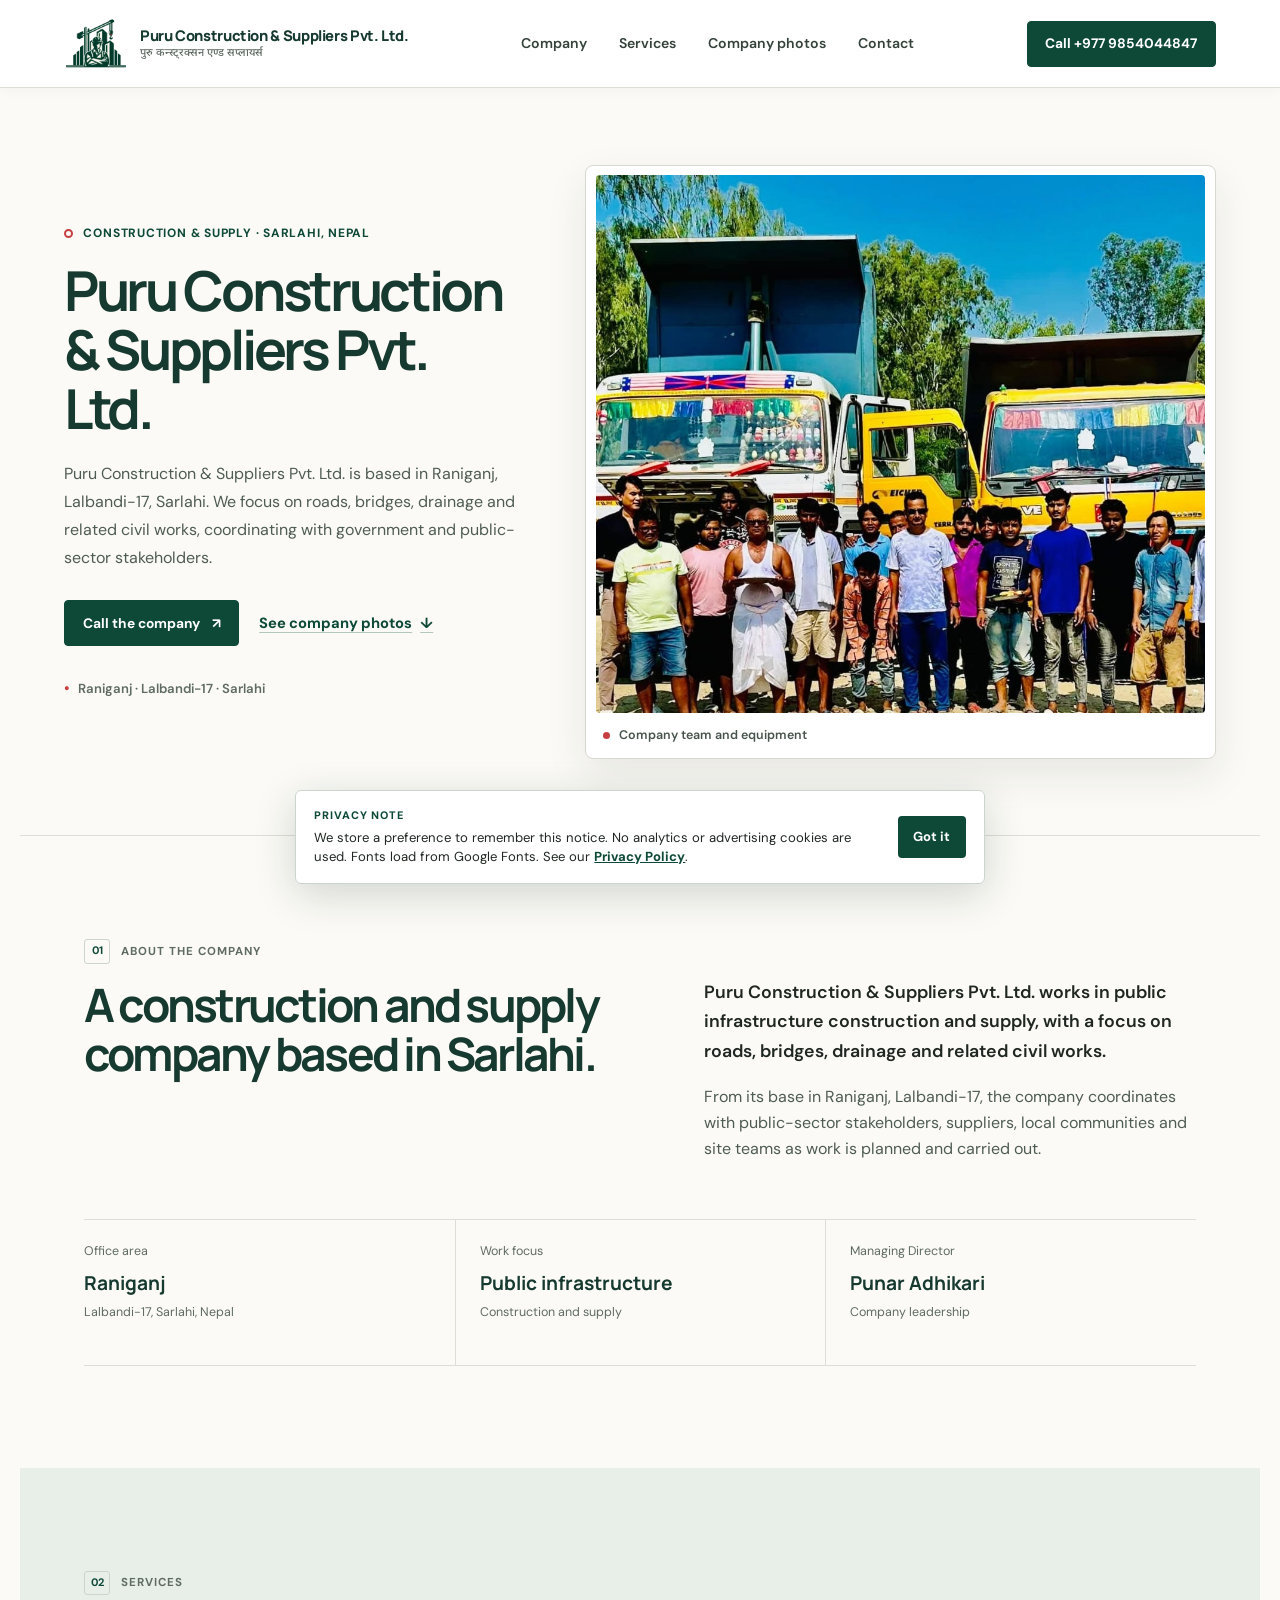
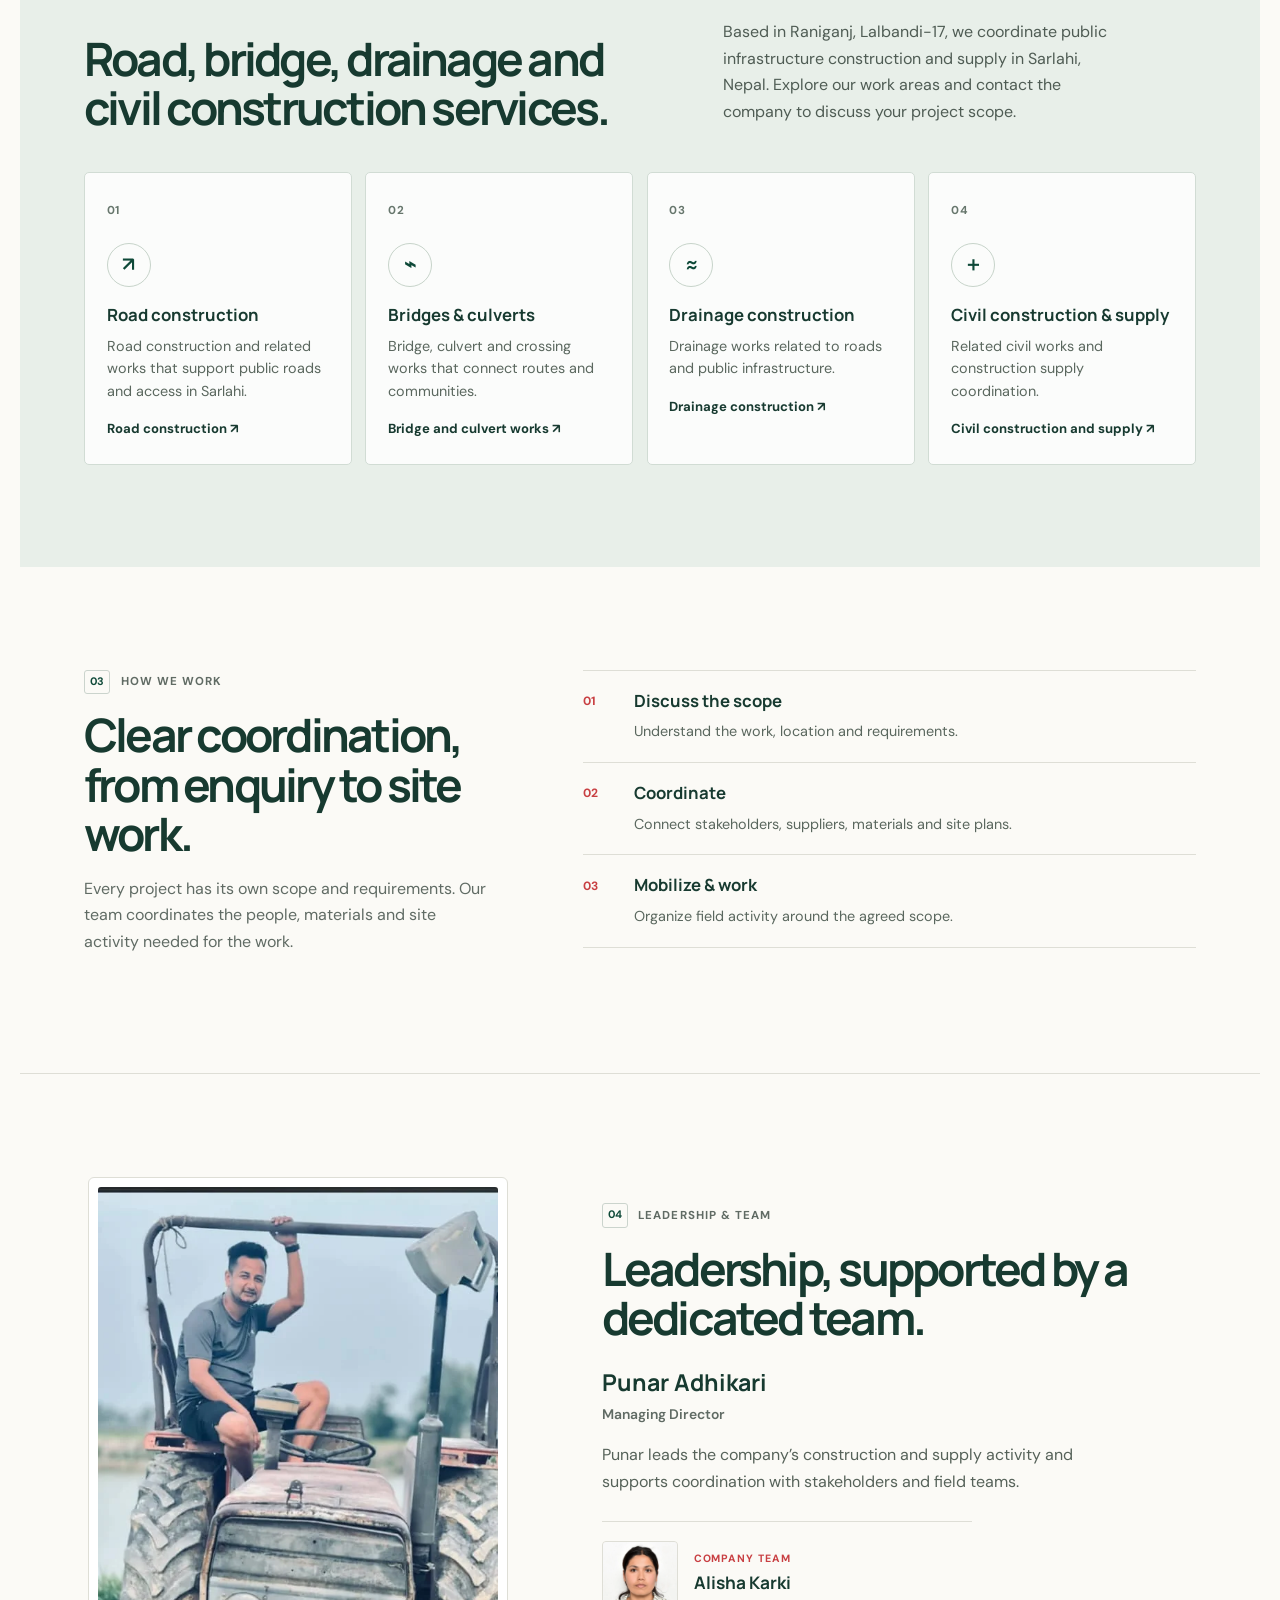
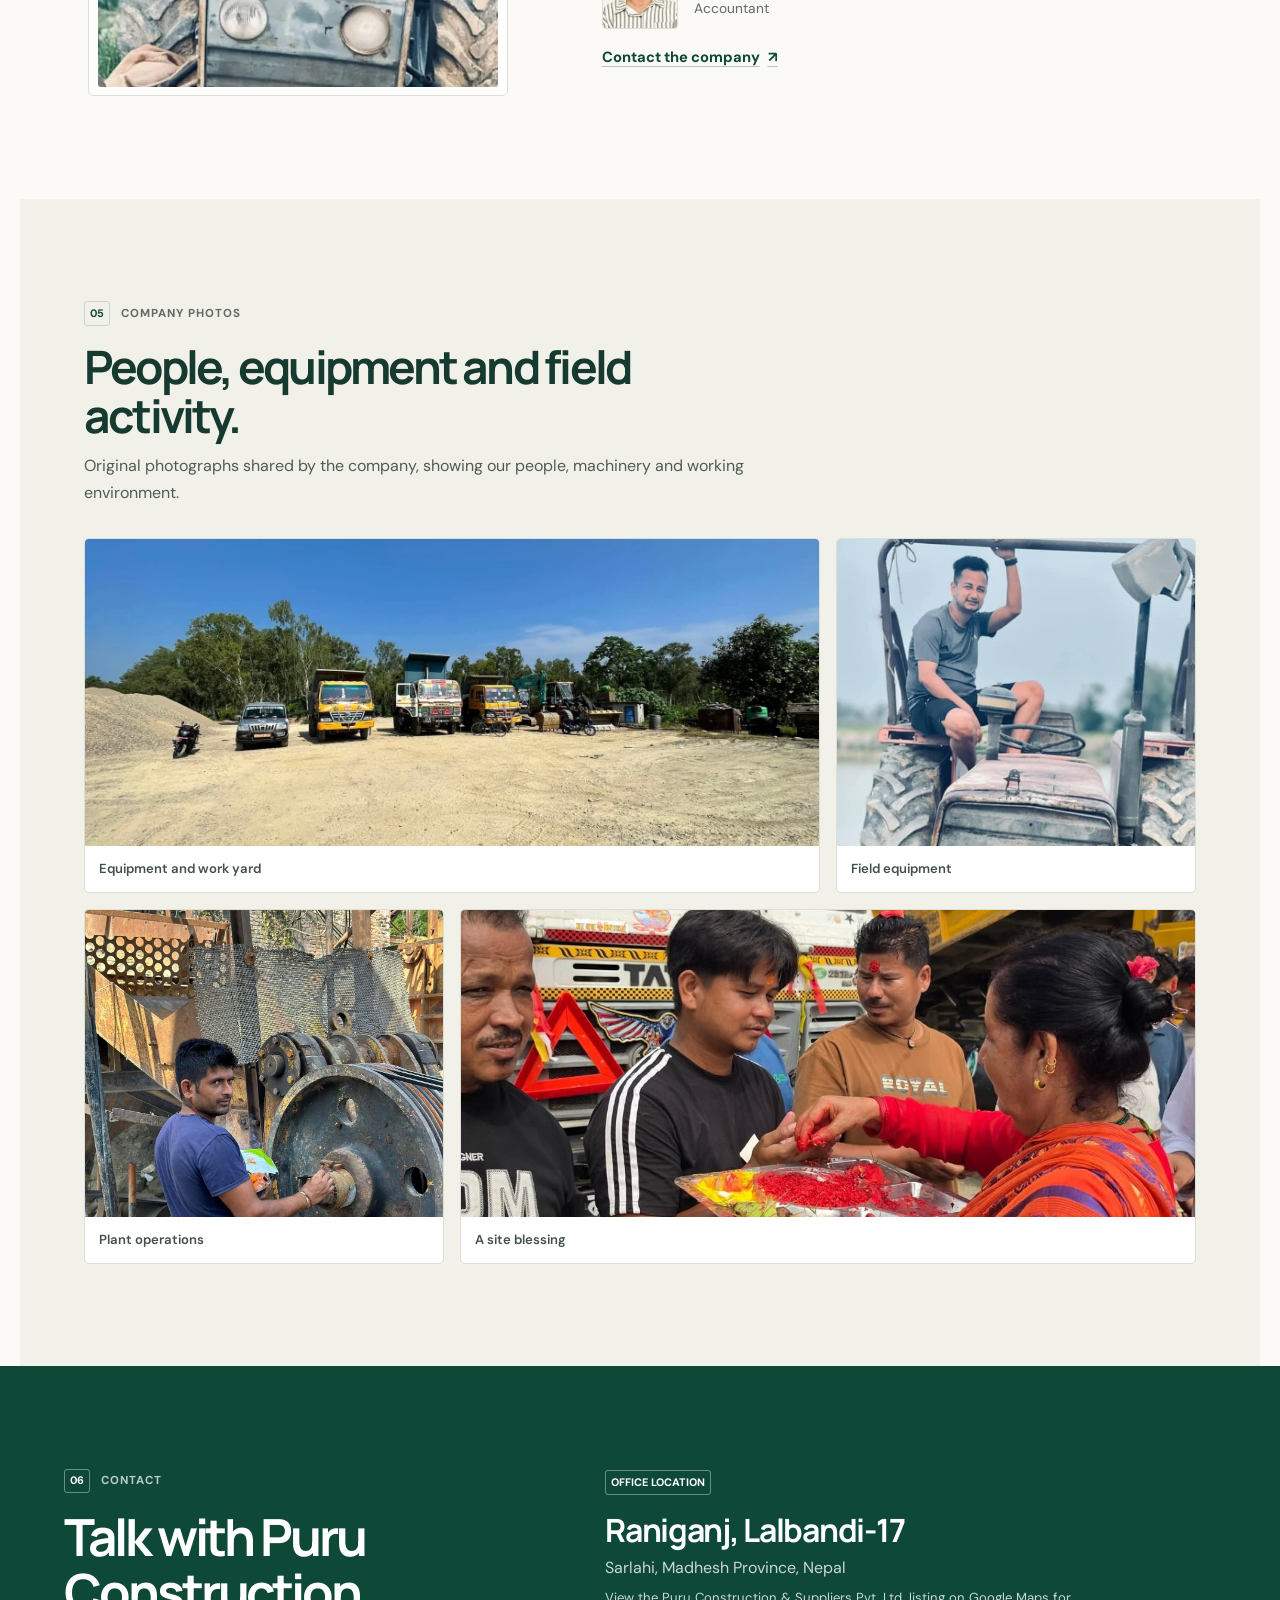
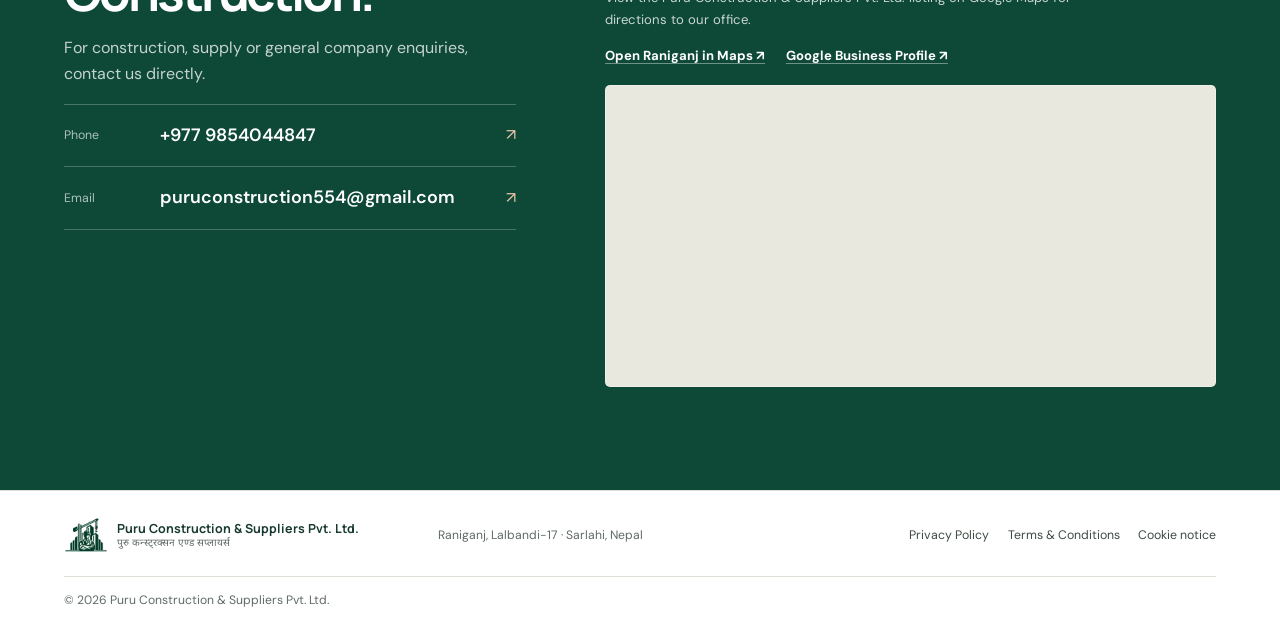
<file: index.html>
<!doctype html>
<html lang="en">
  <head>
    <meta charset="utf-8" />
    <meta name="viewport" content="width=device-width, initial-scale=1" />
    <meta name="theme-color" content="#0e4938" />
    <meta name="description" content="Puru Construction &amp; Suppliers Pvt. Ltd., Raniganj, Lalbandi-17, Sarlahi, Nepal. Road, bridge, culvert, drainage and civil construction and supply enquiries." />
    <meta name="robots" content="index, follow, max-image-preview:large" />
    <link rel="canonical" href="https://puruconstruction.com/" />
    <meta name="google-site-verification" content="2dpXt4iUxfTV23Cj72ylA34AH1BkUTK4I4s1kH8L_80" />
    <meta property="og:locale" content="en_NP" />
    <meta property="og:title" content="Puru Construction &amp; Suppliers Pvt. Ltd." />
    <meta property="og:site_name" content="Puru Construction &amp; Suppliers Pvt. Ltd." />
    <meta property="og:description" content="Construction and supply for roads, bridges, drainage and related civil works in Sarlahi, Nepal." />
    <meta property="og:url" content="https://puruconstruction.com/" />
    <meta property="og:type" content="website" />
    <meta property="og:image" content="https://puruconstruction.com/assets/puru-team-fleet.jpg" />
    <meta property="og:image:alt" content="Company team gathered with construction vehicles and equipment" />
    <meta name="twitter:card" content="summary_large_image" />
    <meta name="twitter:title" content="Puru Construction &amp; Suppliers Pvt. Ltd." />
    <meta name="twitter:description" content="Construction and supply for roads, bridges, drainage and related civil works in Sarlahi, Nepal." />
    <meta name="twitter:image" content="https://puruconstruction.com/assets/puru-team-fleet.jpg" />
    <title>Puru Construction &amp; Suppliers Pvt. Ltd. | Sarlahi, Nepal</title>
    <link rel="icon" href="assets/puru-logo-mark-enhanced-icon.png" type="image/png" sizes="192x192" />
    <link rel="apple-touch-icon" href="assets/puru-logo-mark-enhanced-icon.png" />
    <link rel="preconnect" href="https://fonts.googleapis.com" />
    <link rel="preconnect" href="https://fonts.gstatic.com" crossorigin />
    <link href="https://fonts.googleapis.com/css2?family=DM+Sans:wght@400;500;600;700&amp;family=Manrope:wght@400;500;600;700;800&amp;family=Noto+Sans+Devanagari:wght@500;600;700&amp;display=swap" rel="stylesheet" />
    <link rel="stylesheet" href="styles.css?v=20261015-2" />
    <script defer src="script.js"></script>
    <script defer src="consent.js"></script>
    <script type="application/ld+json">
{
  "@context": "https://schema.org",
  "@graph": [
    {
      "@type": "GeneralContractor",
      "@id": "https://puruconstruction.com/#business",
      "name": "Puru Construction & Suppliers Pvt. Ltd.",
      "url": "https://puruconstruction.com/",
      "logo": "https://puruconstruction.com/assets/puru-logo-mark-enhanced.webp",
      "image": "https://puruconstruction.com/assets/puru-team-fleet.jpg",
      "telephone": "+9779854044847",
      "email": "puruconstruction554@gmail.com",
      "sameAs": [
        "https://www.google.com/maps/place/Puru+Construction+%26+Suppliers+Pvt.+Ltd./data=!4m2!3m1!1s0x0:0xecdb505c5ca9af58"
      ],
      "description": "Puru Construction & Suppliers Pvt. Ltd. is a construction and supply company based in Raniganj, Lalbandi-17, Sarlahi, Nepal. Its work focuses on roads, bridges, drainage and related civil works, with coordination across government and public-sector stakeholders.",
      "address": {
        "@type": "PostalAddress",
        "addressLocality": "Lalbandi",
        "addressRegion": "Madhesh Province",
        "addressCountry": "NP",
        "streetAddress": "Raniganj, Lalbandi-17"
      },
      "areaServed": {
        "@type": "AdministrativeArea",
        "name": "Sarlahi, Nepal"
      },
      "legalName": "Puru Construction & Suppliers Pvt. Ltd.",
      "alternateName": [
        "Puru Construction",
        "Puru Construction and Suppliers Pvt. Ltd.",
        "पुरु कन्स्ट्रक्सन एण्ड सप्लायर्स"
      ],
      "hasMap": "https://www.google.com/maps/place/Puru+Construction+%26+Suppliers+Pvt.+Ltd./data=!4m2!3m1!1s0x0:0xecdb505c5ca9af58",
      "hasOfferCatalog": {
        "@type": "OfferCatalog",
        "name": "Construction and supply services",
        "itemListElement": [
          {
            "@type": "Offer",
            "itemOffered": {
              "@type": "Service",
              "name": "Road construction",
              "url": "https://puruconstruction.com/road-construction.html",
              "provider": {
                "@id": "https://puruconstruction.com/#business"
              }
            }
          },
          {
            "@type": "Offer",
            "itemOffered": {
              "@type": "Service",
              "name": "Bridges & culverts",
              "url": "https://puruconstruction.com/bridge-culvert-construction.html",
              "provider": {
                "@id": "https://puruconstruction.com/#business"
              }
            }
          },
          {
            "@type": "Offer",
            "itemOffered": {
              "@type": "Service",
              "name": "Drainage construction",
              "url": "https://puruconstruction.com/drainage-construction.html",
              "provider": {
                "@id": "https://puruconstruction.com/#business"
              }
            }
          },
          {
            "@type": "Offer",
            "itemOffered": {
              "@type": "Service",
              "name": "Civil construction & supply",
              "url": "https://puruconstruction.com/civil-construction-supply.html",
              "provider": {
                "@id": "https://puruconstruction.com/#business"
              }
            }
          }
        ]
      }
    },
    {
      "@type": "WebSite",
      "@id": "https://puruconstruction.com/#website",
      "url": "https://puruconstruction.com/",
      "name": "Puru Construction & Suppliers Pvt. Ltd.",
      "publisher": {
        "@id": "https://puruconstruction.com/#business"
      },
      "inLanguage": "en-NP",
      "alternateName": "Puru Construction"
    },
    {
      "@type": "WebPage",
      "@id": "https://puruconstruction.com/#webpage",
      "url": "https://puruconstruction.com/",
      "name": "Puru Construction & Suppliers Pvt. Ltd. | Sarlahi, Nepal",
      "isPartOf": {
        "@id": "https://puruconstruction.com/#website"
      },
      "about": {
        "@id": "https://puruconstruction.com/#business"
      },
      "inLanguage": "en-NP"
    }
  ]
}
    </script>
    <meta name="google-site-verification" content="RR3p-M7f3YxDoU1ASZPVCbwkRVLEaNoWCqs2dHpG_10" />
</head>
  <body>
    <a class="skip-link" href="#main-content">Skip to content</a>

    <header class="site-header" data-header>
      <a class="wordmark" href="#top" aria-label="Puru Construction &amp; Suppliers Pvt. Ltd. home">
        <img src="assets/puru-logo-mark-enhanced-192.webp" width="72" height="72" alt="" aria-hidden="true" />
        <span class="wordmark-copy">
          <strong>Puru Construction &amp; Suppliers Pvt. Ltd.</strong>
          <span lang="ne">पुरु कन्स्ट्रक्सन एण्ड सप्लायर्स</span>
        </span>
      </a>

      <button class="menu-toggle" type="button" aria-expanded="false" aria-controls="mobile-menu">
        <span class="sr-only">Open navigation</span><i></i><i></i>
      </button>

      <nav class="primary-nav" aria-label="Primary navigation">
        <a href="#company">Company</a>
        <a href="#services">Services</a>
        <a href="#photos">Company photos</a>
        <a href="#contact">Contact</a>
      </nav>

      <a class="header-contact" href="tel:+9779854044847">Call +977 9854044847</a>

      <div class="mobile-menu" id="mobile-menu" aria-hidden="true">
        <nav aria-label="Mobile navigation">
          <a href="#company">Company</a>
          <a href="#services">Services</a>
          <a href="#photos">Company photos</a>
          <a href="#people">Leadership</a>
          <a href="#contact">Contact</a>
        </nav>
        <a class="mobile-menu-call" href="tel:+9779854044847">Call +977 9854044847</a>
      </div>
    </header>

    <main id="main-content">
      <section class="hero" id="top" aria-labelledby="hero-title">
        <div class="hero-copy" data-reveal>
          <p class="eyebrow"><span class="eyebrow-mark" aria-hidden="true"></span> Construction &amp; supply · Sarlahi, Nepal</p>
          <h1 id="hero-title">Puru Construction &amp; Suppliers Pvt. Ltd.</h1>
          <p class="hero-description">Puru Construction &amp; Suppliers Pvt. Ltd. is based in Raniganj, Lalbandi-17, Sarlahi. We focus on roads, bridges, drainage and related civil works, coordinating with government and public-sector stakeholders.</p>
          <div class="hero-actions">
            <a class="button button-primary" href="tel:+9779854044847">Call the company <span aria-hidden="true">↗</span></a>
            <a class="text-link" href="#photos">See company photos <span aria-hidden="true">↓</span></a>
          </div>
          <p class="hero-location"><span aria-hidden="true">●</span> Raniganj · Lalbandi-17 · Sarlahi</p>
        </div>

        <figure class="hero-photo" data-reveal data-delay="1">
          <img src="assets/puru-team-fleet.jpg" width="1600" height="900" alt="Puru Construction &amp; Suppliers Pvt. Ltd. team with construction vehicles and equipment" fetchpriority="high" />
          <figcaption><span class="photo-dot" aria-hidden="true"></span> Company team and equipment</figcaption>
        </figure>
      </section>

      <section class="company section-wrap" id="company" aria-labelledby="company-title">
        <div class="section-intro" data-reveal>
          <p class="section-label"><span>01</span> About the company</p>
          <h2 id="company-title">A construction and supply company based in Sarlahi.</h2>
        </div>
        <div class="company-copy" data-reveal data-delay="1">
          <p>Puru Construction &amp; Suppliers Pvt. Ltd. works in public infrastructure construction and supply, with a focus on roads, bridges, drainage and related civil works.</p>
          <p>From its base in Raniganj, Lalbandi-17, the company coordinates with public-sector stakeholders, suppliers, local communities and site teams as work is planned and carried out.</p>
        </div>
        <div class="company-facts" aria-label="Company information">
          <article data-reveal><span>Office area</span><strong>Raniganj</strong><p>Lalbandi-17, Sarlahi, Nepal</p></article>
          <article data-reveal data-delay="1"><span>Work focus</span><strong>Public infrastructure</strong><p>Construction and supply</p></article>
          <article data-reveal data-delay="2"><span>Managing Director</span><strong>Punar Adhikari</strong><p>Company leadership</p></article>
        </div>
      </section>

      <section class="services section-wrap" id="services" aria-labelledby="services-title">
        <div class="section-intro section-intro-wide" data-reveal>
          <p class="section-label"><span>02</span> Services</p>
          <h2 id="services-title">Road, bridge, drainage and civil construction services.</h2>
          <p class="section-summary">Based in Raniganj, Lalbandi-17, we coordinate public infrastructure construction and supply in Sarlahi, Nepal. Explore our work areas and contact the company to discuss your project scope.</p>
        </div>
        <div class="service-grid">
          <article class="service-card" data-reveal>
            <span class="service-number">01</span><div class="service-icon" aria-hidden="true">↗</div>
            <h3>Road construction</h3><p>Road construction and related works that support public roads and access in Sarlahi.</p><a class="service-detail-link" href="road-construction.html">Road construction <span aria-hidden="true">↗</span></a>
          </article>
          <article class="service-card" data-reveal data-delay="1">
            <span class="service-number">02</span><div class="service-icon" aria-hidden="true">⌁</div>
            <h3>Bridges &amp; culverts</h3><p>Bridge, culvert and crossing works that connect routes and communities.</p><a class="service-detail-link" href="bridge-culvert-construction.html">Bridge and culvert works <span aria-hidden="true">↗</span></a>
          </article>
          <article class="service-card" data-reveal data-delay="2">
            <span class="service-number">03</span><div class="service-icon" aria-hidden="true">≈</div>
            <h3>Drainage construction</h3><p>Drainage works related to roads and public infrastructure.</p><a class="service-detail-link" href="drainage-construction.html">Drainage construction <span aria-hidden="true">↗</span></a>
          </article>
          <article class="service-card" data-reveal data-delay="3">
            <span class="service-number">04</span><div class="service-icon" aria-hidden="true">＋</div>
            <h3>Civil construction &amp; supply</h3><p>Related civil works and construction supply coordination.</p><a class="service-detail-link" href="civil-construction-supply.html">Civil construction and supply <span aria-hidden="true">↗</span></a>
          </article>
        </div>
      </section>

      <section class="approach section-wrap" aria-labelledby="approach-title">
        <div class="approach-heading" data-reveal>
          <p class="section-label"><span>03</span> How we work</p>
          <h2 id="approach-title">Clear coordination, from enquiry to site work.</h2>
          <p>Every project has its own scope and requirements. Our team coordinates the people, materials and site activity needed for the work.</p>
        </div>
        <div class="approach-steps">
          <article data-reveal><span>01</span><div><h3>Discuss the scope</h3><p>Understand the work, location and requirements.</p></div></article>
          <article data-reveal data-delay="1"><span>02</span><div><h3>Coordinate</h3><p>Connect stakeholders, suppliers, materials and site plans.</p></div></article>
          <article data-reveal data-delay="2"><span>03</span><div><h3>Mobilize &amp; work</h3><p>Organize field activity around the agreed scope.</p></div></article>
        </div>
      </section>

      <section class="people section-wrap" id="people" aria-labelledby="people-title">
        <div class="people-photo" data-reveal>
          <img src="assets/punar-adhikari-managing-director.webp" width="579" height="1280" loading="lazy" alt="Punar Adhikari at a field site" />
        </div>
        <div class="people-copy" data-reveal data-delay="1">
          <p class="section-label"><span>04</span> Leadership &amp; team</p>
          <h2 id="people-title">Leadership, supported by a dedicated team.</h2>
          <p class="people-lead">Punar Adhikari</p>
          <p class="people-role">Managing Director</p>
          <p>Punar leads the company’s construction and supply activity and supports coordination with stakeholders and field teams.</p>
          <article class="people-team-card" aria-label="Company team member">
            <img src="assets/alisha-karki-portrait.webp" width="720" height="857" loading="lazy" alt="Alisha Karki, Accountant at Puru Construction &amp; Suppliers Pvt. Ltd." />
            <div>
              <span class="team-member-label">Company team</span>
              <h3>Alisha Karki</h3>
              <p>Accountant</p>
            </div>
          </article>
          <a class="text-link" href="mailto:puruconstruction554@gmail.com">Contact the company <span aria-hidden="true">↗</span></a>
        </div>
      </section>

      <section class="photos section-wrap" id="photos" aria-labelledby="photos-title">
        <div class="section-intro photos-intro" data-reveal>
          <p class="section-label"><span>05</span> Company photos</p>
          <h2 id="photos-title">People, equipment and field activity.</h2>
          <p class="section-summary">Original photographs shared by the company, showing our people, machinery and working environment.</p>
        </div>
        <div class="photo-grid">
          <figure class="photo-card photo-card-wide" data-reveal>
            <img src="assets/puru-equipment-yard.jpg" width="1600" height="900" loading="lazy" alt="Construction vehicles and equipment at an open company work yard" />
            <figcaption>Equipment and work yard</figcaption>
          </figure>
          <figure class="photo-card" data-reveal data-delay="1">
            <img src="assets/puru-tractor-field.jpg" width="579" height="1280" loading="lazy" alt="Punar Adhikari seated on a tractor in the field" />
            <figcaption>Field equipment</figcaption>
          </figure>
          <figure class="photo-card" data-reveal>
            <img src="assets/puru-plant-operations.jpg" width="1200" height="1600" loading="lazy" alt="Company team member beside plant machinery" />
            <figcaption>Plant operations</figcaption>
          </figure>
          <figure class="photo-card photo-card-wide" data-reveal data-delay="1">
            <img src="assets/puru-site-blessing.jpg" width="1200" height="1600" loading="lazy" alt="A site blessing beside a construction vehicle" />
            <figcaption>A site blessing</figcaption>
          </figure>
        </div>
      </section>

      <section class="contact" id="contact" aria-labelledby="contact-title">
        <div class="contact-inner">
          <div class="contact-main" data-reveal>
            <p class="section-label section-label-light"><span>06</span> Contact</p>
            <h2 id="contact-title">Talk with Puru Construction.</h2>
            <p>For construction, supply or general company enquiries, contact us directly.</p>
            <a class="contact-link" href="tel:+9779854044847"><span class="contact-link-label">Phone</span><strong>+977 9854044847</strong><span aria-hidden="true">↗</span></a>
            <a class="contact-link" href="mailto:puruconstruction554@gmail.com"><span class="contact-link-label">Email</span><strong>puruconstruction554@gmail.com</strong><span aria-hidden="true">↗</span></a>
          </div>
          <div class="contact-location" data-reveal data-delay="1">
            <p class="section-label section-label-light"><span>Office location</span></p>
            <h3>Raniganj, Lalbandi-17</h3>
            <p>Sarlahi, Madhesh Province, Nepal</p>
            <p class="map-note">View the Puru Construction &amp; Suppliers Pvt. Ltd. listing on Google Maps for directions to our office.</p>
            <div class="map-links">
              <a href="https://www.google.com/maps/place/Raniganj,+Madhesh+Province,+Nepal/@27.0375845,85.6421559,14z/data=!3m1!4b1!4m9!1m2!2m1!1sLalbandi-17,+Sarlahi,+Nepal!3m5!1s0x39ec7e94b5fe8243:0xc516b9db90de2ed!8m2!3d27.0424274!4d85.6691726!16s%2Fm%2F04y7rt6" target="_blank" rel="noopener noreferrer">Open Raniganj in Maps <span aria-hidden="true">↗</span></a>
              <a href="https://www.google.com/maps/place/Puru+Construction+%26+Suppliers+Pvt.+Ltd./data=!4m2!3m1!1s0x0:0xecdb505c5ca9af58" target="_blank" rel="noopener noreferrer">Google Business Profile <span aria-hidden="true">↗</span></a>
            </div>
            <div class="map-frame">
              <iframe
                title="Map location for Puru Construction &amp; Suppliers Pvt. Ltd."
                src="https://www.google.com/maps/embed?pb=!1m18!1m12!1m3!1d3553.5516807322306!2d85.65321927544407!3d27.044328976568924!2m3!1f0!2f0!3f0!3m2!1i1024!2i768!4f13.1!3m3!1m2!1s0x39ec7f17c0df7bf5%3A0xecdb505c5ca9af58!2sPuru%20Construction%20%26%20Suppliers%20Pvt.%20Ltd.!5e0!3m2!1sen!2snp!4v1792039613366!5m2!1sen!2snp"
                loading="lazy"
                referrerpolicy="strict-origin-when-cross-origin"
                allowfullscreen>
              </iframe>
            </div>
          </div>
        </div>
      </section>
    </main>

    <footer class="site-footer">
      <a class="footer-brand" href="#top" aria-label="Puru Construction &amp; Suppliers Pvt. Ltd. home">
        <img src="assets/puru-logo-mark-enhanced-128.webp" width="48" height="48" loading="lazy" alt="" aria-hidden="true" />
        <span><strong>Puru Construction &amp; Suppliers Pvt. Ltd.</strong><small lang="ne">पुरु कन्स्ट्रक्सन एण्ड सप्लायर्स</small></span>
      </a>
      <p class="footer-location">Raniganj, Lalbandi-17 · Sarlahi, Nepal</p>
      <nav class="footer-links" aria-label="Legal information">
        <a href="privacy.html">Privacy Policy</a>
        <a href="terms.html">Terms &amp; Conditions</a>
        <button type="button" data-cookie-notice-open>Cookie notice</button>
      </nav>
      <p class="copyright">© <span data-year>2026</span> Puru Construction &amp; Suppliers Pvt. Ltd.</p>
    </footer>

    <aside class="cookie-notice" id="cookie-notice" role="region" aria-label="Cookie and privacy notice" aria-live="polite" hidden>
      <div class="cookie-notice-copy">
        <p class="cookie-notice-label">Privacy note</p>
        <p>We store a preference to remember this notice. No analytics or advertising cookies are used. Fonts load from Google Fonts. See our <a href="privacy.html">Privacy Policy</a>.</p>
      </div>
      <button class="cookie-notice-dismiss" type="button" data-cookie-notice-dismiss>Got it</button>
    </aside>
  </body>
</html>
</file>
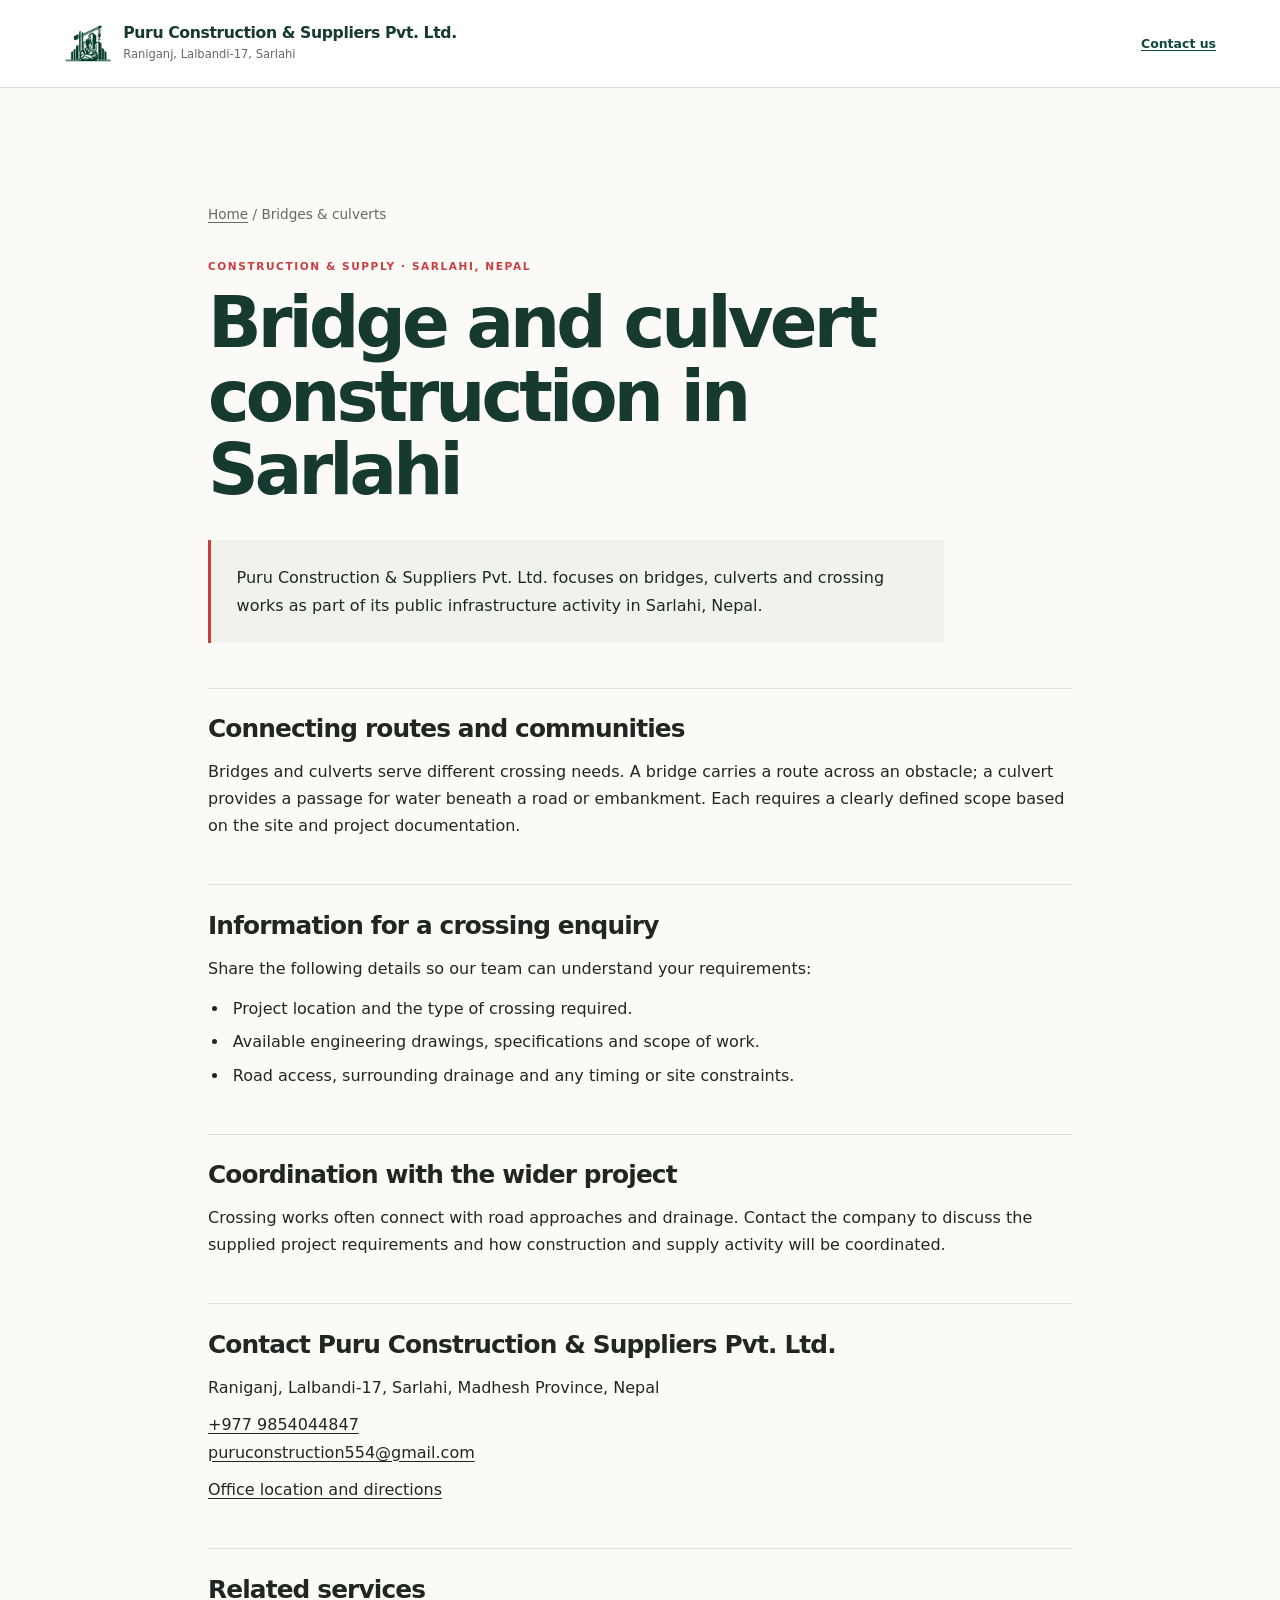
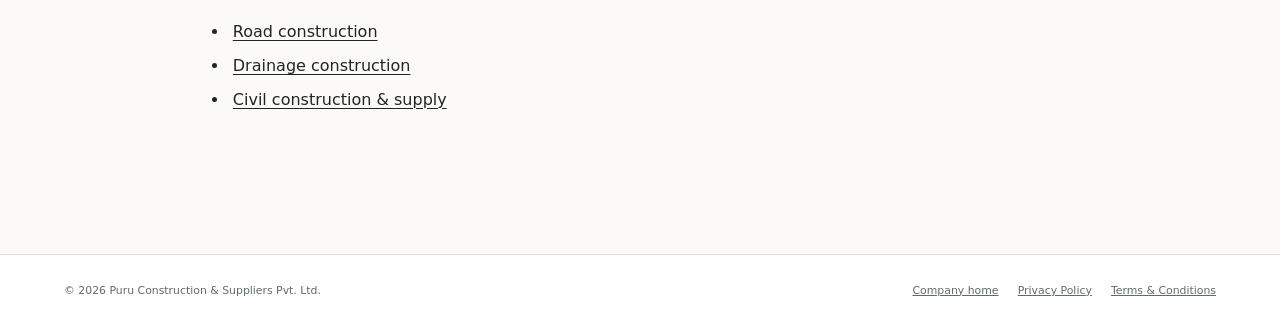
<file: bridge-culvert-construction.html>
<!doctype html>
<html lang="en-NP">
<head>
<meta charset="utf-8" />
<meta name="viewport" content="width=device-width, initial-scale=1" />
<title>Bridge and culvert construction in Sarlahi | Puru Construction</title>
<meta name="description" content="Puru Construction &amp; Suppliers Pvt. Ltd. focuses on bridges, culverts and crossing works as part of its public infrastructure activity in Sarlahi, Nepal." />
<meta name="robots" content="index, follow, max-image-preview:large" />
<link rel="canonical" href="https://puruconstruction.com/bridge-culvert-construction.html" />
<meta property="og:type" content="website" />
<meta property="og:title" content="Bridge and culvert construction in Sarlahi | Puru Construction" />
<meta property="og:description" content="Puru Construction &amp; Suppliers Pvt. Ltd. focuses on bridges, culverts and crossing works as part of its public infrastructure activity in Sarlahi, Nepal." />
<meta property="og:url" content="https://puruconstruction.com/bridge-culvert-construction.html" />
<meta property="og:site_name" content="Puru Construction &amp; Suppliers Pvt. Ltd." />
<meta property="og:image" content="https://puruconstruction.com/assets/puru-team-fleet.jpg" />
<meta name="twitter:card" content="summary_large_image" />
<meta name="theme-color" content="#0e4938" />
<link rel="icon" href="assets/puru-logo-mark-enhanced-icon.png" type="image/png" />
<link rel="stylesheet" href="legal.css" />
<link rel="stylesheet" href="services.css" />
<script type="application/ld+json">{"@context": "https://schema.org", "@graph": [{"@type": "WebPage", "@id": "https://puruconstruction.com/bridge-culvert-construction.html#webpage", "url": "https://puruconstruction.com/bridge-culvert-construction.html", "name": "Bridge and culvert construction in Sarlahi | Puru Construction", "isPartOf": {"@id": "https://puruconstruction.com/#website"}, "mainEntity": {"@id": "https://puruconstruction.com/bridge-culvert-construction.html#service"}, "breadcrumb": {"@id": "https://puruconstruction.com/bridge-culvert-construction.html#breadcrumb"}, "inLanguage": "en-NP"}, {"@type": "Service", "@id": "https://puruconstruction.com/bridge-culvert-construction.html#service", "name": "Bridges & culverts", "serviceType": "Bridges & culverts", "url": "https://puruconstruction.com/bridge-culvert-construction.html", "description": "Puru Construction & Suppliers Pvt. Ltd. focuses on bridges, culverts and crossing works as part of its public infrastructure activity in Sarlahi, Nepal.", "provider": {"@id": "https://puruconstruction.com/#business"}, "areaServed": {"@type": "AdministrativeArea", "name": "Sarlahi, Nepal"}}, {"@type": "BreadcrumbList", "@id": "https://puruconstruction.com/bridge-culvert-construction.html#breadcrumb", "itemListElement": [{"@type": "ListItem", "position": 1, "name": "Home", "item": "https://puruconstruction.com/"}, {"@type": "ListItem", "position": 2, "name": "Bridges & culverts", "item": "https://puruconstruction.com/bridge-culvert-construction.html"}]}]}</script>
</head>
<body class="legal-page service-page">
<a class="service-skip" href="#main-content">Skip to content</a>
<header class="legal-header"><a class="legal-brand" href="/"><img src="assets/puru-logo-mark-enhanced-128.webp" width="48" height="48" alt="" /><span><strong>Puru Construction &amp; Suppliers Pvt. Ltd.</strong><small>Raniganj, Lalbandi-17, Sarlahi</small></span></a><a class="legal-home" href="/#contact">Contact us</a></header>
<main class="legal-main" id="main-content">
<nav aria-label="Breadcrumb" class="service-breadcrumb"><a href="/">Home</a> / <span>Bridges &amp; culverts</span></nav>
<p class="legal-kicker">Construction &amp; supply · Sarlahi, Nepal</p>
<h1>Bridge and culvert construction in Sarlahi</h1>
<div class="legal-intro"><p>Puru Construction &amp; Suppliers Pvt. Ltd. focuses on bridges, culverts and crossing works as part of its public infrastructure activity in Sarlahi, Nepal.</p></div>
<section><h2>Connecting routes and communities</h2><p>Bridges and culverts serve different crossing needs. A bridge carries a route across an obstacle; a culvert provides a passage for water beneath a road or embankment. Each requires a clearly defined scope based on the site and project documentation.</p></section>
<section><h2>Information for a crossing enquiry</h2><p>Share the following details so our team can understand your requirements:</p><ul><li>Project location and the type of crossing required.</li><li>Available engineering drawings, specifications and scope of work.</li><li>Road access, surrounding drainage and any timing or site constraints.</li></ul></section>
<section><h2>Coordination with the wider project</h2><p>Crossing works often connect with road approaches and drainage. Contact the company to discuss the supplied project requirements and how construction and supply activity will be coordinated.</p></section>
<section class="service-contact"><h2>Contact Puru Construction &amp; Suppliers Pvt. Ltd.</h2><address>Raniganj, Lalbandi-17, Sarlahi, Madhesh Province, Nepal</address><p><a href="tel:+9779854044847">+977 9854044847</a><br /><a href="mailto:puruconstruction554@gmail.com">puruconstruction554@gmail.com</a></p><p><a href="/#contact">Office location and directions</a></p></section>
<section><h2>Related services</h2><ul><li><a href="road-construction.html">Road construction</a></li><li><a href="drainage-construction.html">Drainage construction</a></li><li><a href="civil-construction-supply.html">Civil construction &amp; supply</a></li></ul></section>
</main>
<footer class="legal-footer"><span>© 2026 Puru Construction &amp; Suppliers Pvt. Ltd.</span><nav class="legal-footer-nav" aria-label="Footer"><a href="/">Company home</a><a href="privacy.html">Privacy Policy</a><a href="terms.html">Terms &amp; Conditions</a></nav></footer>
</body></html>
</file>
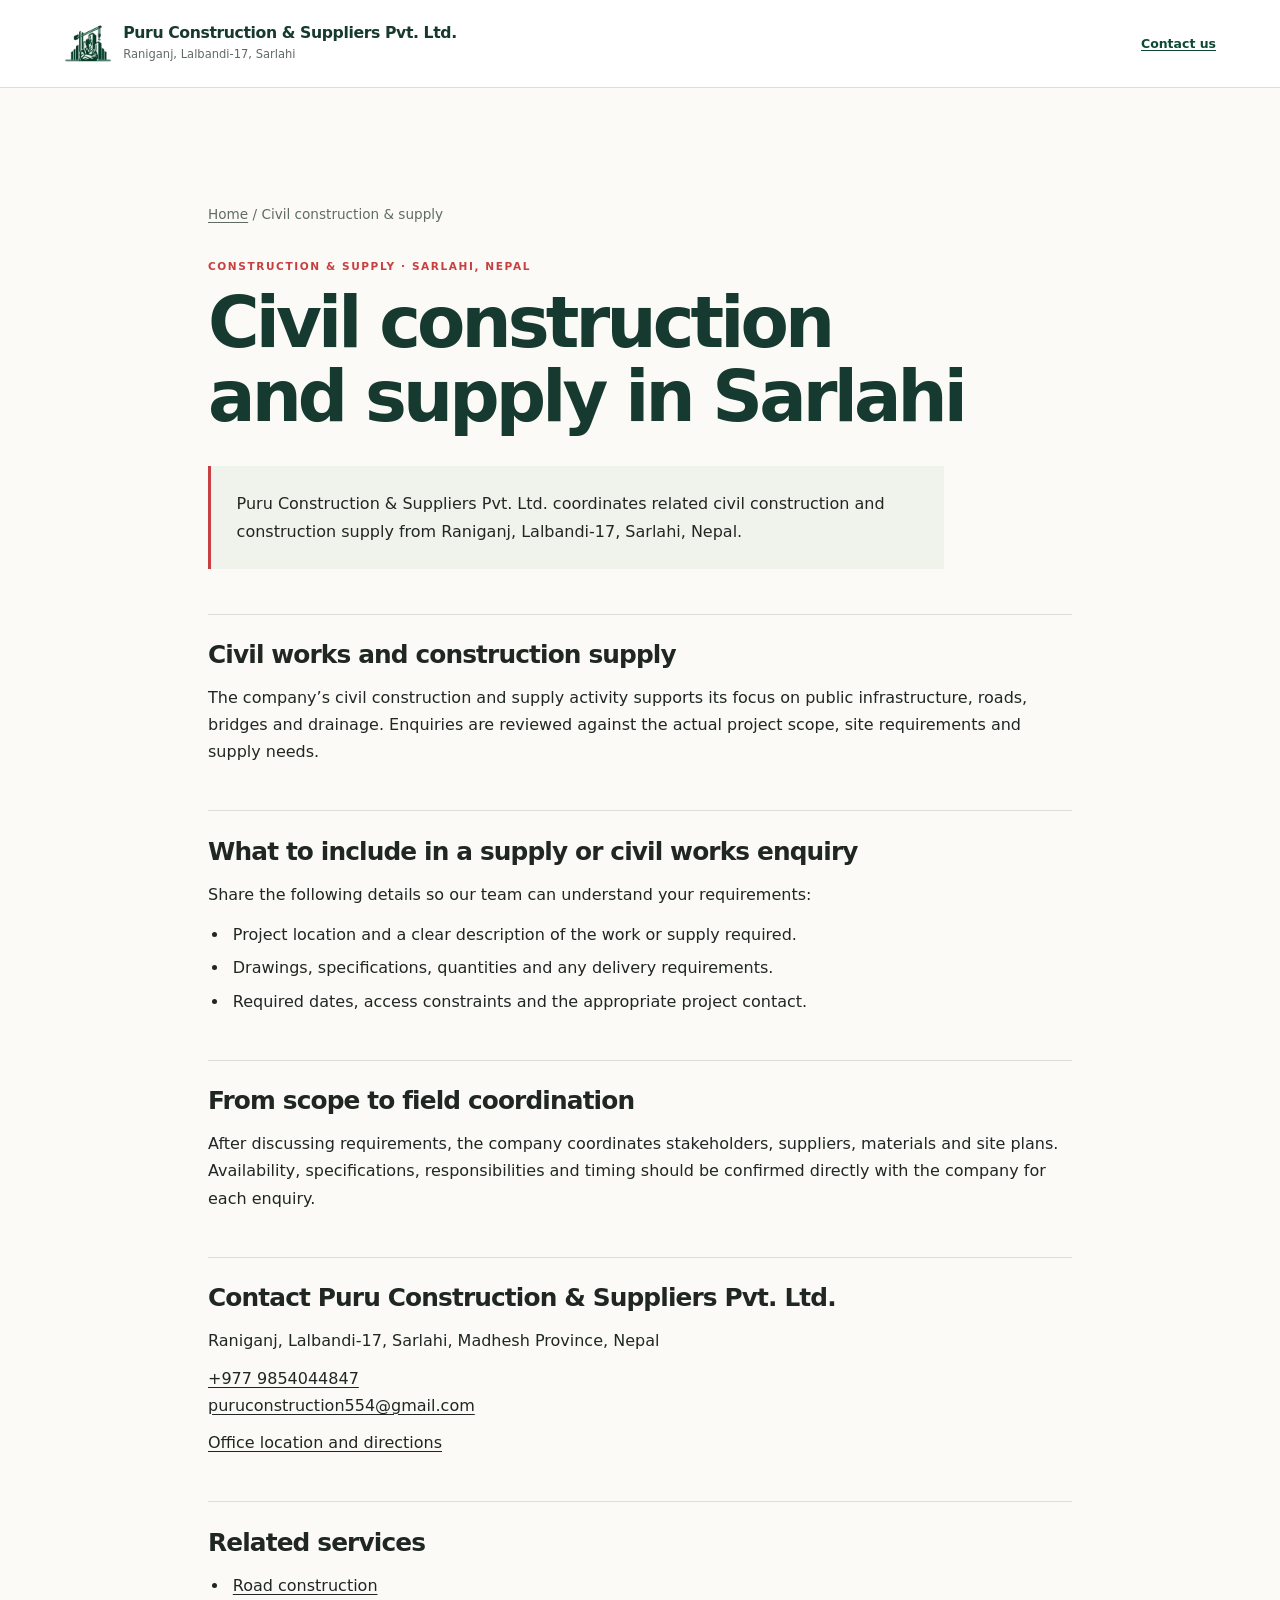
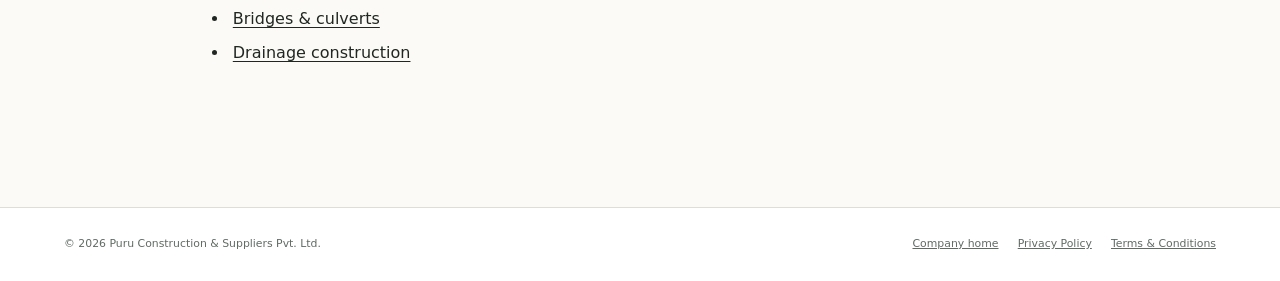
<file: civil-construction-supply.html>
<!doctype html>
<html lang="en-NP">
<head>
<meta charset="utf-8" />
<meta name="viewport" content="width=device-width, initial-scale=1" />
<title>Civil construction and supply in Sarlahi | Puru Construction</title>
<meta name="description" content="Puru Construction &amp; Suppliers Pvt. Ltd. coordinates related civil construction and construction supply from Raniganj, Lalbandi-17, Sarlahi, Nepal." />
<meta name="robots" content="index, follow, max-image-preview:large" />
<link rel="canonical" href="https://puruconstruction.com/civil-construction-supply.html" />
<meta property="og:type" content="website" />
<meta property="og:title" content="Civil construction and supply in Sarlahi | Puru Construction" />
<meta property="og:description" content="Puru Construction &amp; Suppliers Pvt. Ltd. coordinates related civil construction and construction supply from Raniganj, Lalbandi-17, Sarlahi, Nepal." />
<meta property="og:url" content="https://puruconstruction.com/civil-construction-supply.html" />
<meta property="og:site_name" content="Puru Construction &amp; Suppliers Pvt. Ltd." />
<meta property="og:image" content="https://puruconstruction.com/assets/puru-team-fleet.jpg" />
<meta name="twitter:card" content="summary_large_image" />
<meta name="theme-color" content="#0e4938" />
<link rel="icon" href="assets/puru-logo-mark-enhanced-icon.png" type="image/png" />
<link rel="stylesheet" href="legal.css" />
<link rel="stylesheet" href="services.css" />
<script type="application/ld+json">{"@context": "https://schema.org", "@graph": [{"@type": "WebPage", "@id": "https://puruconstruction.com/civil-construction-supply.html#webpage", "url": "https://puruconstruction.com/civil-construction-supply.html", "name": "Civil construction and supply in Sarlahi | Puru Construction", "isPartOf": {"@id": "https://puruconstruction.com/#website"}, "mainEntity": {"@id": "https://puruconstruction.com/civil-construction-supply.html#service"}, "breadcrumb": {"@id": "https://puruconstruction.com/civil-construction-supply.html#breadcrumb"}, "inLanguage": "en-NP"}, {"@type": "Service", "@id": "https://puruconstruction.com/civil-construction-supply.html#service", "name": "Civil construction & supply", "serviceType": "Civil construction & supply", "url": "https://puruconstruction.com/civil-construction-supply.html", "description": "Puru Construction & Suppliers Pvt. Ltd. coordinates related civil construction and construction supply from Raniganj, Lalbandi-17, Sarlahi, Nepal.", "provider": {"@id": "https://puruconstruction.com/#business"}, "areaServed": {"@type": "AdministrativeArea", "name": "Sarlahi, Nepal"}}, {"@type": "BreadcrumbList", "@id": "https://puruconstruction.com/civil-construction-supply.html#breadcrumb", "itemListElement": [{"@type": "ListItem", "position": 1, "name": "Home", "item": "https://puruconstruction.com/"}, {"@type": "ListItem", "position": 2, "name": "Civil construction & supply", "item": "https://puruconstruction.com/civil-construction-supply.html"}]}]}</script>
</head>
<body class="legal-page service-page">
<a class="service-skip" href="#main-content">Skip to content</a>
<header class="legal-header"><a class="legal-brand" href="/"><img src="assets/puru-logo-mark-enhanced-128.webp" width="48" height="48" alt="" /><span><strong>Puru Construction &amp; Suppliers Pvt. Ltd.</strong><small>Raniganj, Lalbandi-17, Sarlahi</small></span></a><a class="legal-home" href="/#contact">Contact us</a></header>
<main class="legal-main" id="main-content">
<nav aria-label="Breadcrumb" class="service-breadcrumb"><a href="/">Home</a> / <span>Civil construction &amp; supply</span></nav>
<p class="legal-kicker">Construction &amp; supply · Sarlahi, Nepal</p>
<h1>Civil construction and supply in Sarlahi</h1>
<div class="legal-intro"><p>Puru Construction &amp; Suppliers Pvt. Ltd. coordinates related civil construction and construction supply from Raniganj, Lalbandi-17, Sarlahi, Nepal.</p></div>
<section><h2>Civil works and construction supply</h2><p>The company’s civil construction and supply activity supports its focus on public infrastructure, roads, bridges and drainage. Enquiries are reviewed against the actual project scope, site requirements and supply needs.</p></section>
<section><h2>What to include in a supply or civil works enquiry</h2><p>Share the following details so our team can understand your requirements:</p><ul><li>Project location and a clear description of the work or supply required.</li><li>Drawings, specifications, quantities and any delivery requirements.</li><li>Required dates, access constraints and the appropriate project contact.</li></ul></section>
<section><h2>From scope to field coordination</h2><p>After discussing requirements, the company coordinates stakeholders, suppliers, materials and site plans. Availability, specifications, responsibilities and timing should be confirmed directly with the company for each enquiry.</p></section>
<section class="service-contact"><h2>Contact Puru Construction &amp; Suppliers Pvt. Ltd.</h2><address>Raniganj, Lalbandi-17, Sarlahi, Madhesh Province, Nepal</address><p><a href="tel:+9779854044847">+977 9854044847</a><br /><a href="mailto:puruconstruction554@gmail.com">puruconstruction554@gmail.com</a></p><p><a href="/#contact">Office location and directions</a></p></section>
<section><h2>Related services</h2><ul><li><a href="road-construction.html">Road construction</a></li><li><a href="bridge-culvert-construction.html">Bridges &amp; culverts</a></li><li><a href="drainage-construction.html">Drainage construction</a></li></ul></section>
</main>
<footer class="legal-footer"><span>© 2026 Puru Construction &amp; Suppliers Pvt. Ltd.</span><nav class="legal-footer-nav" aria-label="Footer"><a href="/">Company home</a><a href="privacy.html">Privacy Policy</a><a href="terms.html">Terms &amp; Conditions</a></nav></footer>
</body></html>
</file>
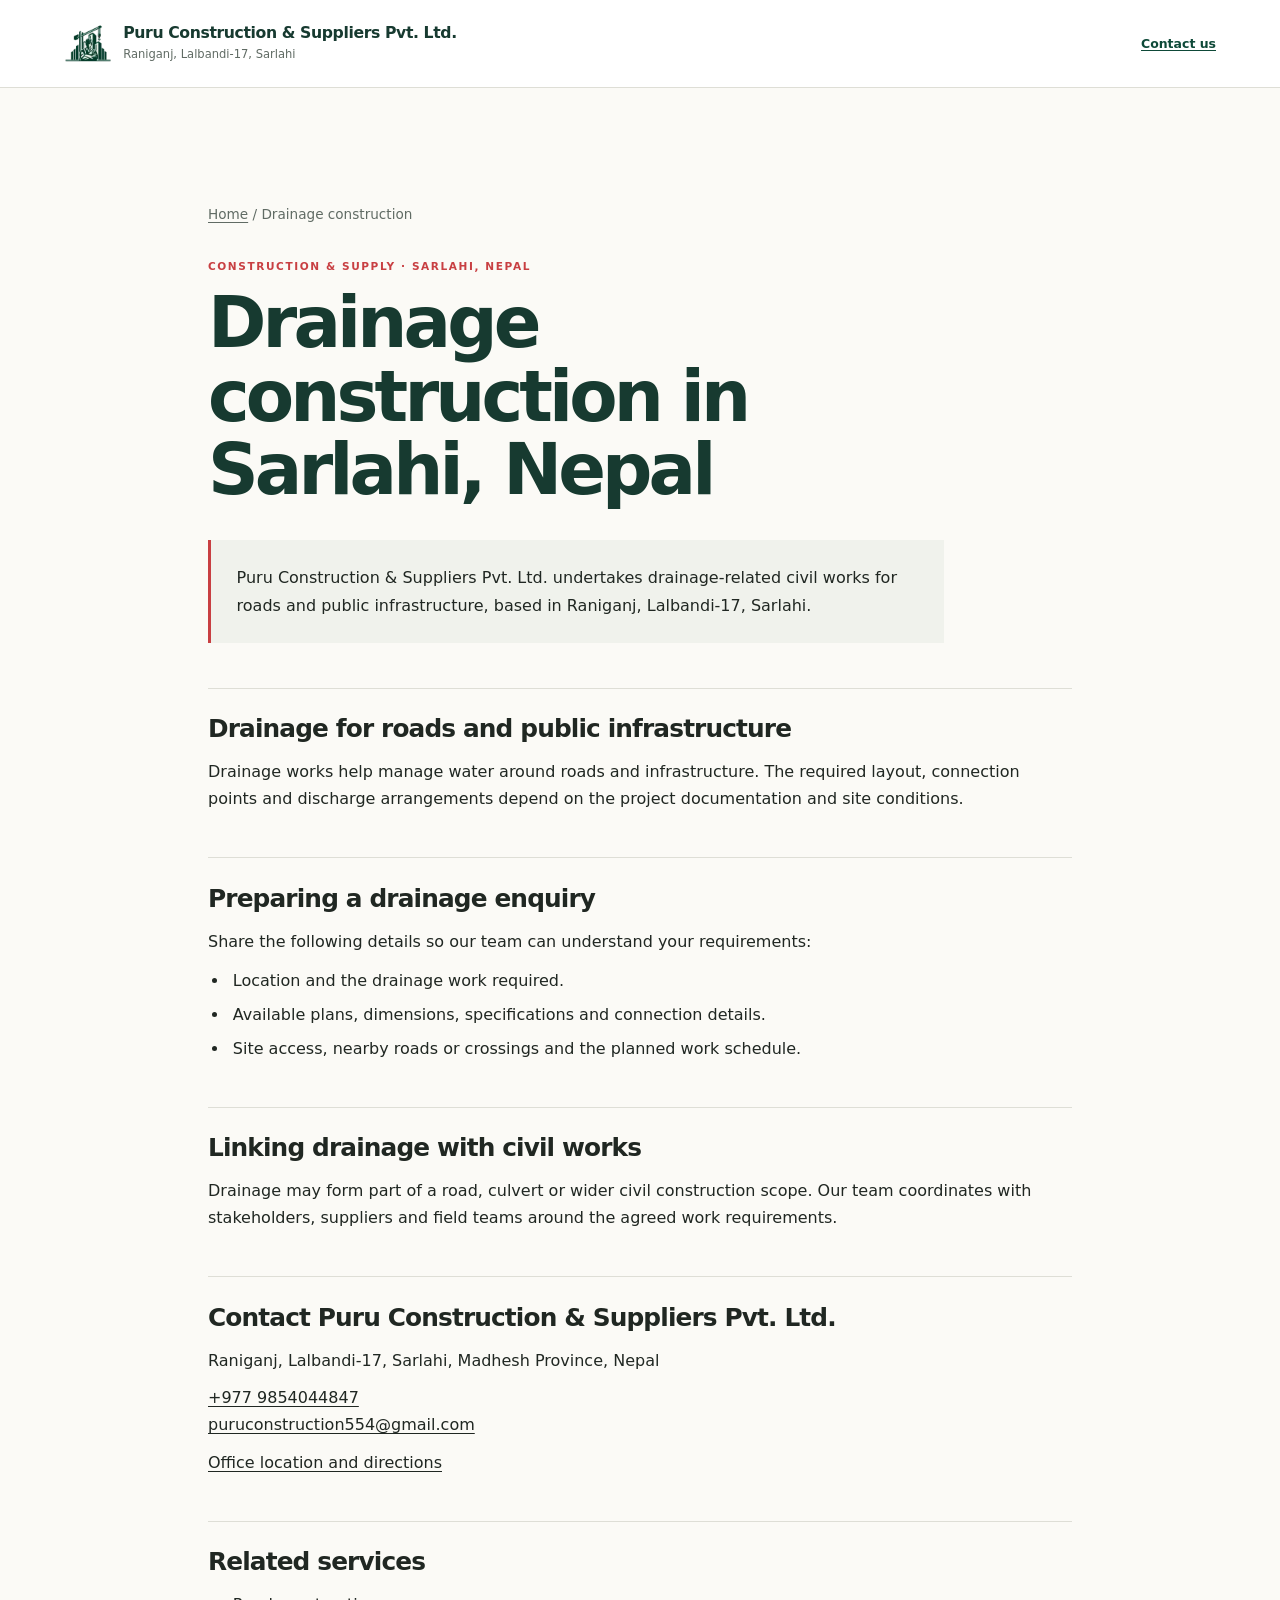
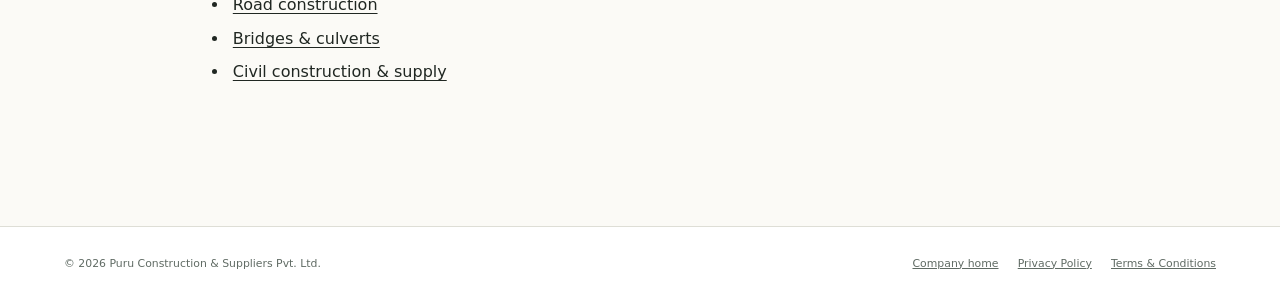
<file: drainage-construction.html>
<!doctype html>
<html lang="en-NP">
<head>
<meta charset="utf-8" />
<meta name="viewport" content="width=device-width, initial-scale=1" />
<title>Drainage construction in Sarlahi, Nepal | Puru Construction</title>
<meta name="description" content="Puru Construction &amp; Suppliers Pvt. Ltd. undertakes drainage-related civil works for roads and public infrastructure, based in Raniganj, Lalbandi-17, Sarlahi." />
<meta name="robots" content="index, follow, max-image-preview:large" />
<link rel="canonical" href="https://puruconstruction.com/drainage-construction.html" />
<meta property="og:type" content="website" />
<meta property="og:title" content="Drainage construction in Sarlahi, Nepal | Puru Construction" />
<meta property="og:description" content="Puru Construction &amp; Suppliers Pvt. Ltd. undertakes drainage-related civil works for roads and public infrastructure, based in Raniganj, Lalbandi-17, Sarlahi." />
<meta property="og:url" content="https://puruconstruction.com/drainage-construction.html" />
<meta property="og:site_name" content="Puru Construction &amp; Suppliers Pvt. Ltd." />
<meta property="og:image" content="https://puruconstruction.com/assets/puru-team-fleet.jpg" />
<meta name="twitter:card" content="summary_large_image" />
<meta name="theme-color" content="#0e4938" />
<link rel="icon" href="assets/puru-logo-mark-enhanced-icon.png" type="image/png" />
<link rel="stylesheet" href="legal.css" />
<link rel="stylesheet" href="services.css" />
<script type="application/ld+json">{"@context": "https://schema.org", "@graph": [{"@type": "WebPage", "@id": "https://puruconstruction.com/drainage-construction.html#webpage", "url": "https://puruconstruction.com/drainage-construction.html", "name": "Drainage construction in Sarlahi, Nepal | Puru Construction", "isPartOf": {"@id": "https://puruconstruction.com/#website"}, "mainEntity": {"@id": "https://puruconstruction.com/drainage-construction.html#service"}, "breadcrumb": {"@id": "https://puruconstruction.com/drainage-construction.html#breadcrumb"}, "inLanguage": "en-NP"}, {"@type": "Service", "@id": "https://puruconstruction.com/drainage-construction.html#service", "name": "Drainage construction", "serviceType": "Drainage construction", "url": "https://puruconstruction.com/drainage-construction.html", "description": "Puru Construction & Suppliers Pvt. Ltd. undertakes drainage-related civil works for roads and public infrastructure, based in Raniganj, Lalbandi-17, Sarlahi.", "provider": {"@id": "https://puruconstruction.com/#business"}, "areaServed": {"@type": "AdministrativeArea", "name": "Sarlahi, Nepal"}}, {"@type": "BreadcrumbList", "@id": "https://puruconstruction.com/drainage-construction.html#breadcrumb", "itemListElement": [{"@type": "ListItem", "position": 1, "name": "Home", "item": "https://puruconstruction.com/"}, {"@type": "ListItem", "position": 2, "name": "Drainage construction", "item": "https://puruconstruction.com/drainage-construction.html"}]}]}</script>
</head>
<body class="legal-page service-page">
<a class="service-skip" href="#main-content">Skip to content</a>
<header class="legal-header"><a class="legal-brand" href="/"><img src="assets/puru-logo-mark-enhanced-128.webp" width="48" height="48" alt="" /><span><strong>Puru Construction &amp; Suppliers Pvt. Ltd.</strong><small>Raniganj, Lalbandi-17, Sarlahi</small></span></a><a class="legal-home" href="/#contact">Contact us</a></header>
<main class="legal-main" id="main-content">
<nav aria-label="Breadcrumb" class="service-breadcrumb"><a href="/">Home</a> / <span>Drainage construction</span></nav>
<p class="legal-kicker">Construction &amp; supply · Sarlahi, Nepal</p>
<h1>Drainage construction in Sarlahi, Nepal</h1>
<div class="legal-intro"><p>Puru Construction &amp; Suppliers Pvt. Ltd. undertakes drainage-related civil works for roads and public infrastructure, based in Raniganj, Lalbandi-17, Sarlahi.</p></div>
<section><h2>Drainage for roads and public infrastructure</h2><p>Drainage works help manage water around roads and infrastructure. The required layout, connection points and discharge arrangements depend on the project documentation and site conditions.</p></section>
<section><h2>Preparing a drainage enquiry</h2><p>Share the following details so our team can understand your requirements:</p><ul><li>Location and the drainage work required.</li><li>Available plans, dimensions, specifications and connection details.</li><li>Site access, nearby roads or crossings and the planned work schedule.</li></ul></section>
<section><h2>Linking drainage with civil works</h2><p>Drainage may form part of a road, culvert or wider civil construction scope. Our team coordinates with stakeholders, suppliers and field teams around the agreed work requirements.</p></section>
<section class="service-contact"><h2>Contact Puru Construction &amp; Suppliers Pvt. Ltd.</h2><address>Raniganj, Lalbandi-17, Sarlahi, Madhesh Province, Nepal</address><p><a href="tel:+9779854044847">+977 9854044847</a><br /><a href="mailto:puruconstruction554@gmail.com">puruconstruction554@gmail.com</a></p><p><a href="/#contact">Office location and directions</a></p></section>
<section><h2>Related services</h2><ul><li><a href="road-construction.html">Road construction</a></li><li><a href="bridge-culvert-construction.html">Bridges &amp; culverts</a></li><li><a href="civil-construction-supply.html">Civil construction &amp; supply</a></li></ul></section>
</main>
<footer class="legal-footer"><span>© 2026 Puru Construction &amp; Suppliers Pvt. Ltd.</span><nav class="legal-footer-nav" aria-label="Footer"><a href="/">Company home</a><a href="privacy.html">Privacy Policy</a><a href="terms.html">Terms &amp; Conditions</a></nav></footer>
</body></html>
</file>
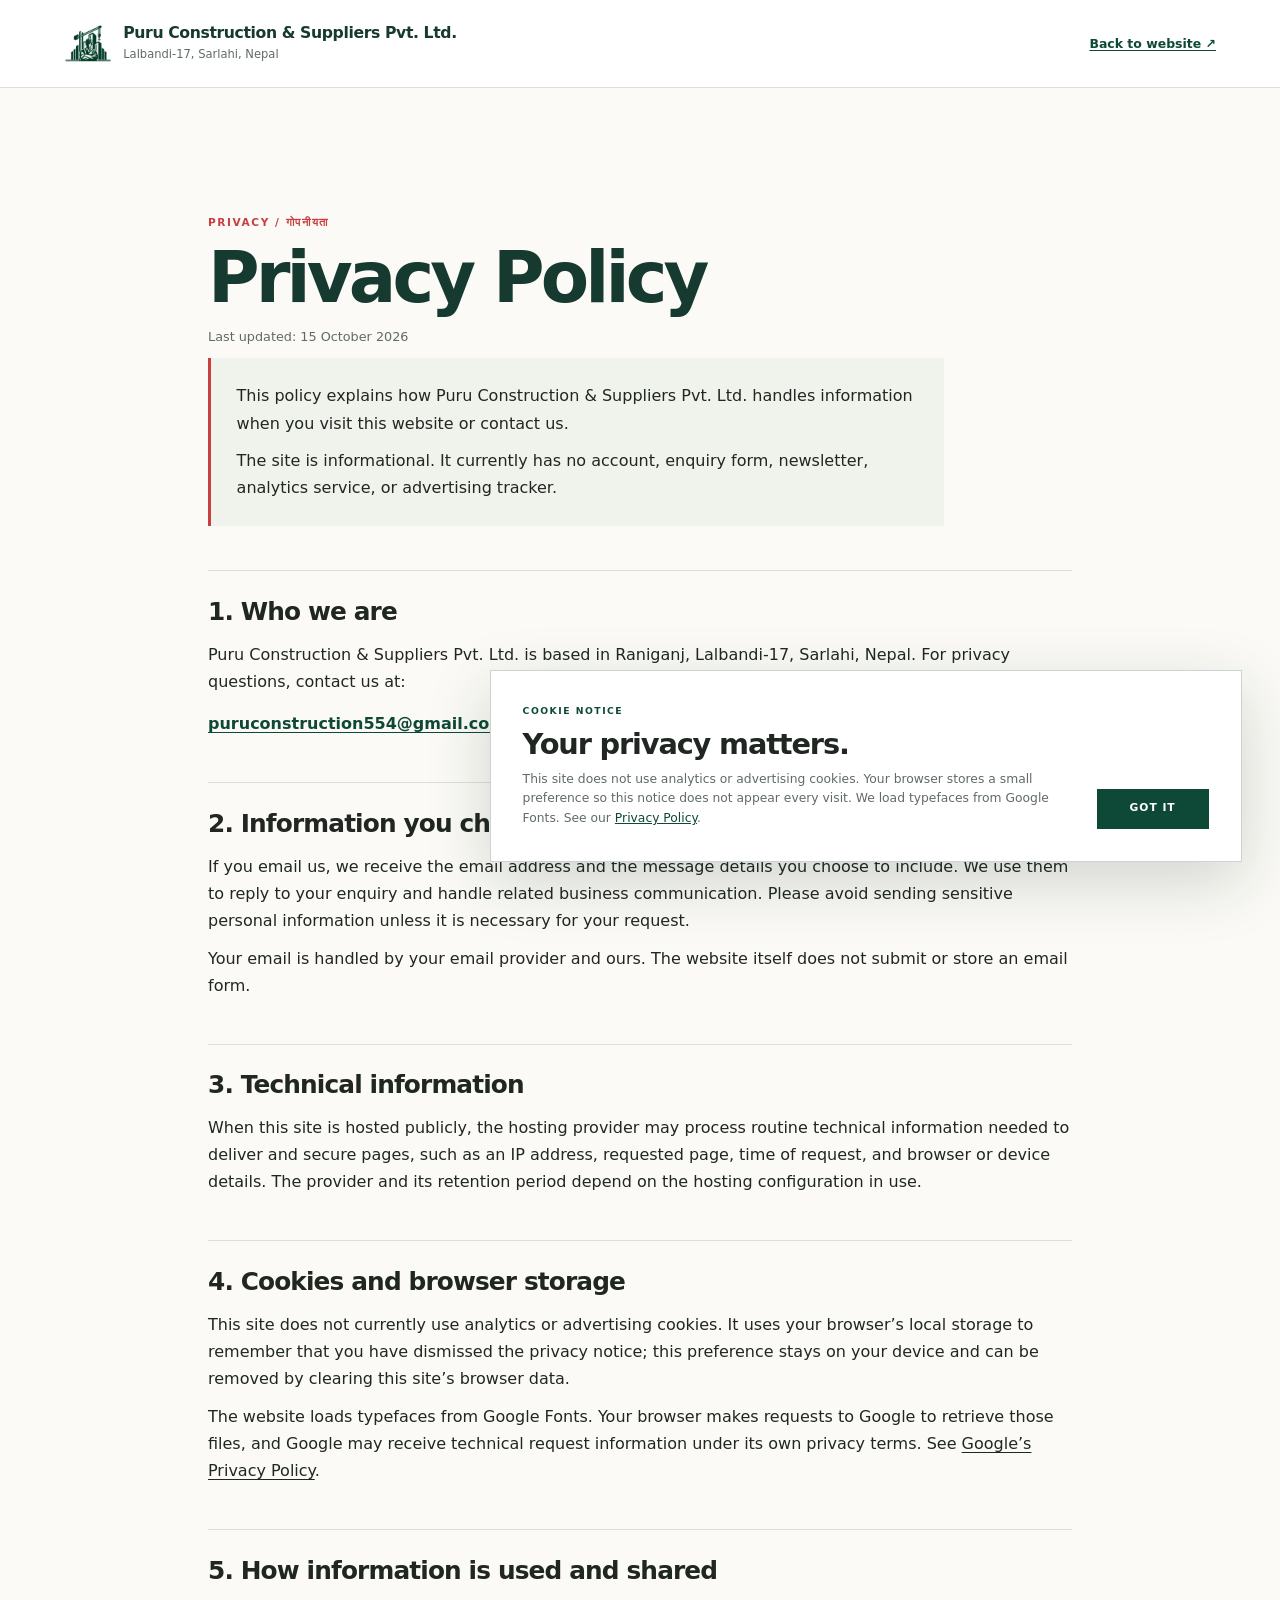
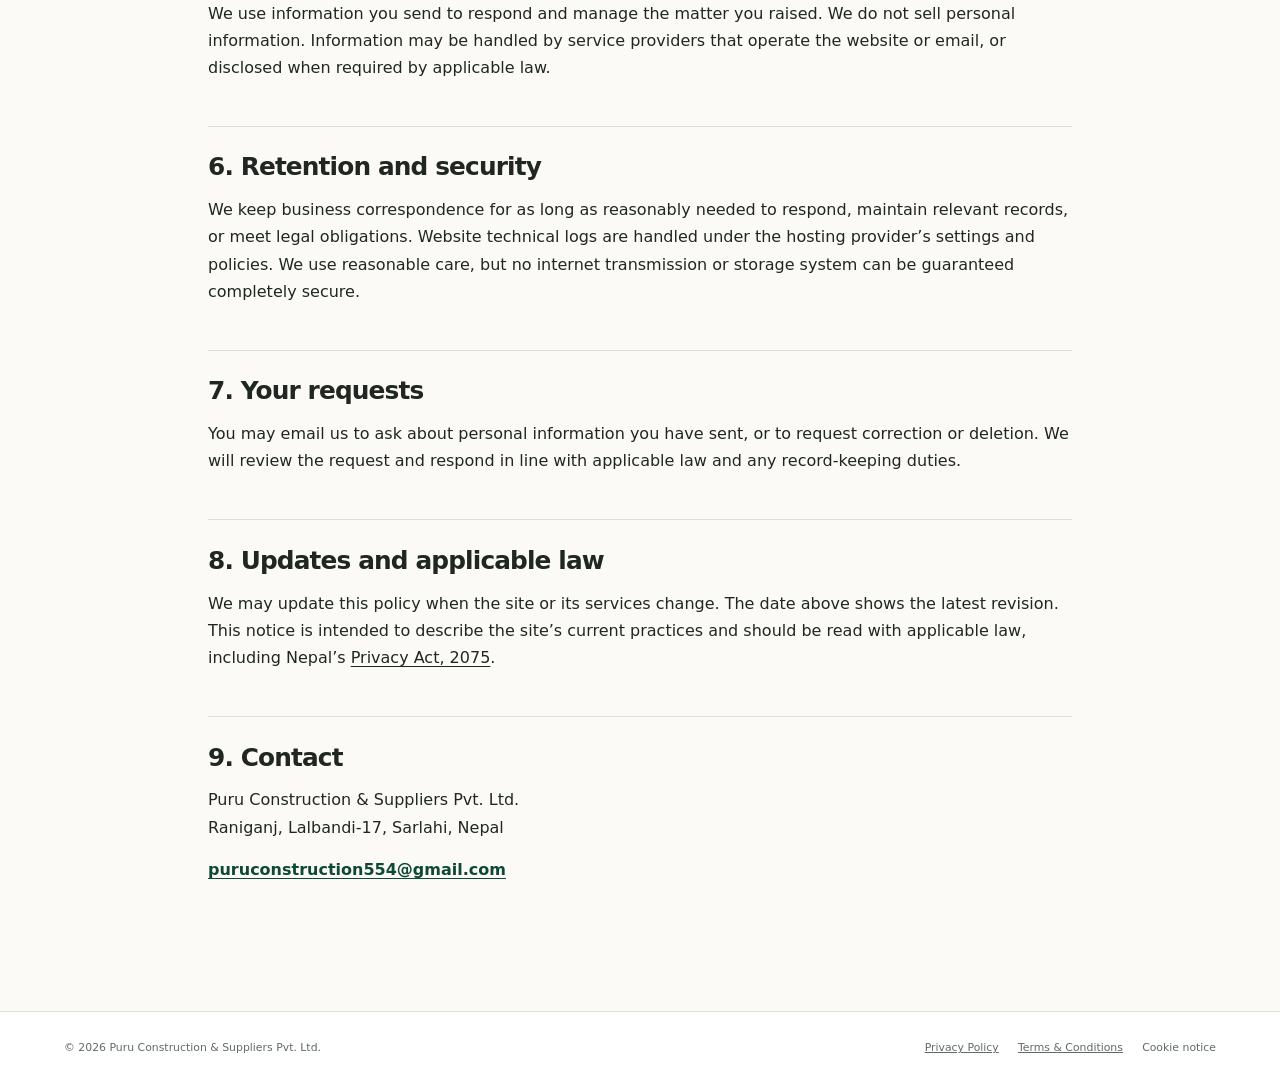
<file: privacy.html>
<!doctype html>
<html lang="en">
  <head>
    <meta charset="utf-8" />
    <meta name="viewport" content="width=device-width, initial-scale=1" />
    <meta name="theme-color" content="#0e4938" />
    <meta name="description" content="Privacy and cookie notice for Puru Construction &amp; Suppliers Pvt. Ltd." />
    <link rel="canonical" href="https://puruconstruction.com/privacy.html" />
    <title>Privacy Policy | Puru Construction &amp; Suppliers Pvt. Ltd.</title>
    <link rel="icon" href="assets/puru-logo-mark-enhanced-icon.png" type="image/png" sizes="192x192" />
    <link rel="apple-touch-icon" href="assets/puru-logo-mark-enhanced-icon.png" />
    <link rel="stylesheet" href="legal.css" />
    <script defer src="consent.js"></script>
  </head>
  <body class="legal-page">
    <header class="legal-header">
      <a class="legal-brand" href="index.html"><img src="assets/puru-logo-mark-enhanced-128.webp" width="48" height="48" alt="" aria-hidden="true" /><span><strong>Puru Construction &amp; Suppliers Pvt. Ltd.</strong><small>Lalbandi-17, Sarlahi, Nepal</small></span></a>
      <a class="legal-home" href="index.html">Back to website ↗</a>
    </header>
    <main class="legal-main">
      <p class="legal-kicker">Privacy / गोपनीयता</p>
      <h1>Privacy Policy</h1>
      <p class="legal-updated">Last updated: 15 October 2026</p>

      <div class="legal-intro">
        <p>This policy explains how Puru Construction &amp; Suppliers Pvt. Ltd. handles information when you visit this website or contact us.</p>
        <p>The site is informational. It currently has no account, enquiry form, newsletter, analytics service, or advertising tracker.</p>
      </div>

      <section>
        <h2>1. Who we are</h2>
        <p>Puru Construction &amp; Suppliers Pvt. Ltd. is based in Raniganj, Lalbandi-17, Sarlahi, Nepal. For privacy questions, contact us at:</p>
        <a class="legal-contact" href="mailto:puruconstruction554@gmail.com">puruconstruction554@gmail.com</a>
      </section>

      <section>
        <h2>2. Information you choose to send</h2>
        <p>If you email us, we receive the email address and the message details you choose to include. We use them to reply to your enquiry and handle related business communication. Please avoid sending sensitive personal information unless it is necessary for your request.</p>
        <p>Your email is handled by your email provider and ours. The website itself does not submit or store an email form.</p>
      </section>

      <section>
        <h2>3. Technical information</h2>
        <p>When this site is hosted publicly, the hosting provider may process routine technical information needed to deliver and secure pages, such as an IP address, requested page, time of request, and browser or device details. The provider and its retention period depend on the hosting configuration in use.</p>
      </section>

      <section>
        <h2>4. Cookies and browser storage</h2>
        <p>This site does not currently use analytics or advertising cookies. It uses your browser’s local storage to remember that you have dismissed the privacy notice; this preference stays on your device and can be removed by clearing this site’s browser data.</p>
        <p>The website loads typefaces from Google Fonts. Your browser makes requests to Google to retrieve those files, and Google may receive technical request information under its own privacy terms. See <a href="https://policies.google.com/privacy" target="_blank" rel="noopener noreferrer">Google’s Privacy Policy</a>.</p>
      </section>

      <section>
        <h2>5. How information is used and shared</h2>
        <p>We use information you send to respond and manage the matter you raised. We do not sell personal information. Information may be handled by service providers that operate the website or email, or disclosed when required by applicable law.</p>
      </section>

      <section>
        <h2>6. Retention and security</h2>
        <p>We keep business correspondence for as long as reasonably needed to respond, maintain relevant records, or meet legal obligations. Website technical logs are handled under the hosting provider’s settings and policies. We use reasonable care, but no internet transmission or storage system can be guaranteed completely secure.</p>
      </section>

      <section>
        <h2>7. Your requests</h2>
        <p>You may email us to ask about personal information you have sent, or to request correction or deletion. We will review the request and respond in line with applicable law and any record-keeping duties.</p>
      </section>

      <section>
        <h2>8. Updates and applicable law</h2>
        <p>We may update this policy when the site or its services change. The date above shows the latest revision. This notice is intended to describe the site’s current practices and should be read with applicable law, including Nepal’s <a href="https://lawcommission.gov.np/content/12261/the-privacy-act-2075/" target="_blank" rel="noopener noreferrer">Privacy Act, 2075</a>.</p>
      </section>

      <section>
        <h2>9. Contact</h2>
        <p>Puru Construction &amp; Suppliers Pvt. Ltd.<br />Raniganj, Lalbandi-17, Sarlahi, Nepal</p>
        <a class="legal-contact" href="mailto:puruconstruction554@gmail.com">puruconstruction554@gmail.com</a>
      </section>
    </main>
    <footer class="legal-footer">
      <span>© <span data-year>2026</span> Puru Construction &amp; Suppliers Pvt. Ltd.</span>
      <nav class="legal-footer-nav" aria-label="Legal pages">
        <a href="privacy.html" aria-current="page">Privacy Policy</a>
        <a href="terms.html">Terms &amp; Conditions</a>
        <button type="button" data-cookie-notice-open>Cookie notice</button>
      </nav>
    </footer>
    <aside class="cookie-notice" id="cookie-notice" role="dialog" aria-label="Cookie and privacy notice" aria-live="polite" hidden>
      <div class="cookie-notice-copy">
        <p class="cookie-notice-label">COOKIE NOTICE</p>
        <h2>Your privacy matters.</h2>
        <p>This site does not use analytics or advertising cookies. Your browser stores a small preference so this notice does not appear every visit. We load typefaces from Google Fonts. See our <a href="privacy.html">Privacy Policy</a>.</p>
      </div>
      <button class="cookie-notice-dismiss" type="button" data-cookie-notice-dismiss>Got it</button>
    </aside>
    <script>document.querySelectorAll('[data-year]').forEach((node) => node.textContent = String(new Date().getFullYear()));</script>
  </body>
</html>
</file>
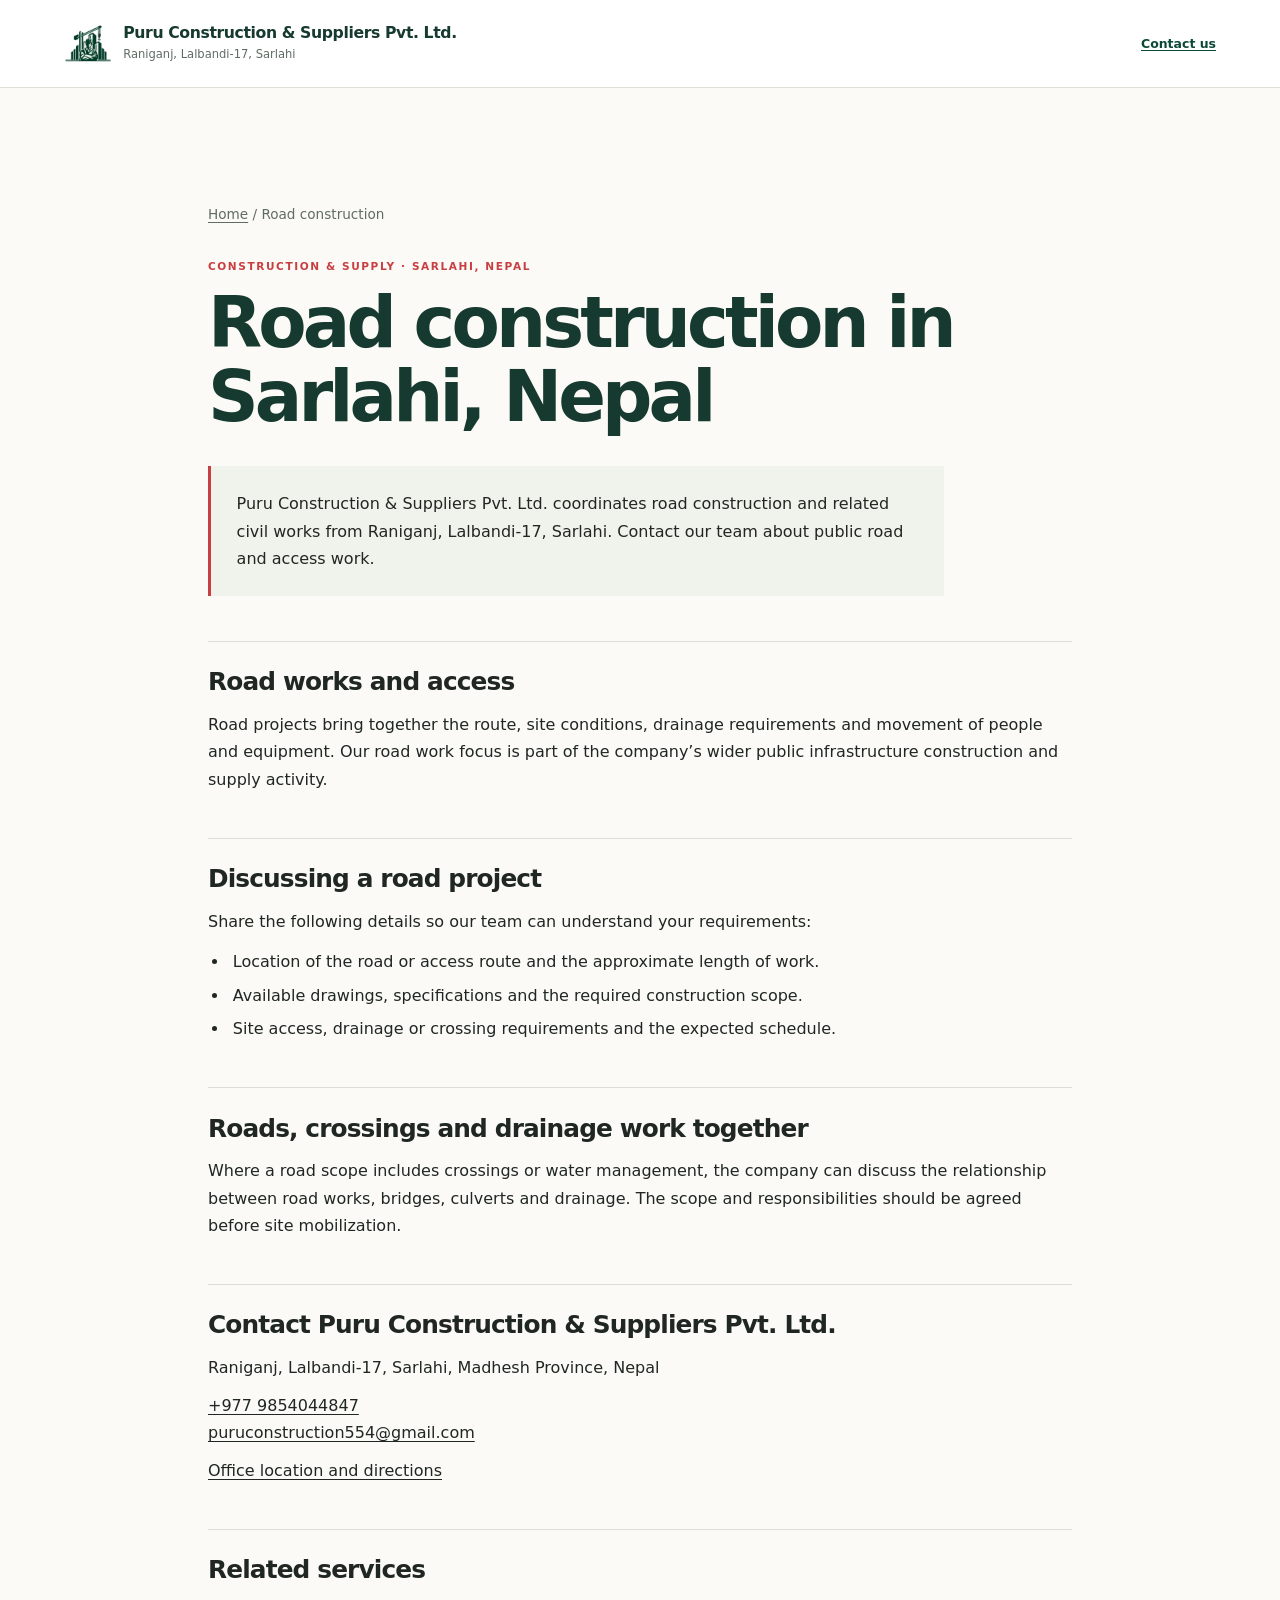
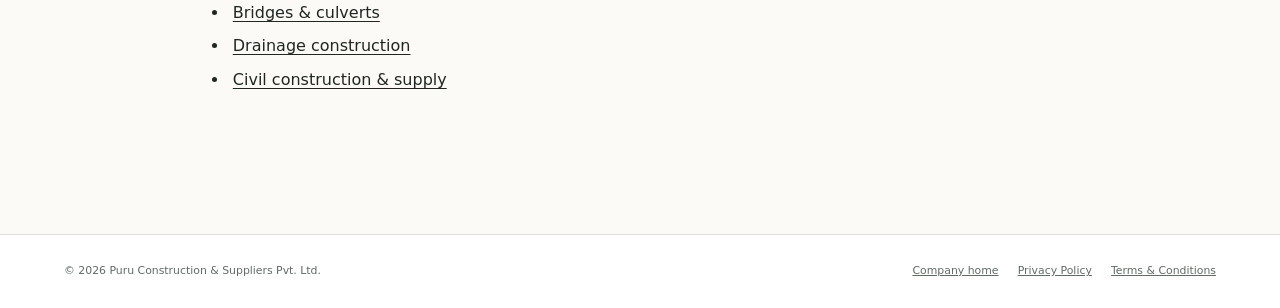
<file: road-construction.html>
<!doctype html>
<html lang="en-NP">
<head>
<meta charset="utf-8" />
<meta name="viewport" content="width=device-width, initial-scale=1" />
<title>Road construction in Sarlahi, Nepal | Puru Construction</title>
<meta name="description" content="Puru Construction &amp; Suppliers Pvt. Ltd. coordinates road construction and related civil works from Raniganj, Lalbandi-17, Sarlahi. Contact our team about public road and access work." />
<meta name="robots" content="index, follow, max-image-preview:large" />
<link rel="canonical" href="https://puruconstruction.com/road-construction.html" />
<meta property="og:type" content="website" />
<meta property="og:title" content="Road construction in Sarlahi, Nepal | Puru Construction" />
<meta property="og:description" content="Puru Construction &amp; Suppliers Pvt. Ltd. coordinates road construction and related civil works from Raniganj, Lalbandi-17, Sarlahi. Contact our team about public road and access work." />
<meta property="og:url" content="https://puruconstruction.com/road-construction.html" />
<meta property="og:site_name" content="Puru Construction &amp; Suppliers Pvt. Ltd." />
<meta property="og:image" content="https://puruconstruction.com/assets/puru-team-fleet.jpg" />
<meta name="twitter:card" content="summary_large_image" />
<meta name="theme-color" content="#0e4938" />
<link rel="icon" href="assets/puru-logo-mark-enhanced-icon.png" type="image/png" />
<link rel="stylesheet" href="legal.css" />
<link rel="stylesheet" href="services.css" />
<script type="application/ld+json">{"@context": "https://schema.org", "@graph": [{"@type": "WebPage", "@id": "https://puruconstruction.com/road-construction.html#webpage", "url": "https://puruconstruction.com/road-construction.html", "name": "Road construction in Sarlahi, Nepal | Puru Construction", "isPartOf": {"@id": "https://puruconstruction.com/#website"}, "mainEntity": {"@id": "https://puruconstruction.com/road-construction.html#service"}, "breadcrumb": {"@id": "https://puruconstruction.com/road-construction.html#breadcrumb"}, "inLanguage": "en-NP"}, {"@type": "Service", "@id": "https://puruconstruction.com/road-construction.html#service", "name": "Road construction", "serviceType": "Road construction", "url": "https://puruconstruction.com/road-construction.html", "description": "Puru Construction & Suppliers Pvt. Ltd. coordinates road construction and related civil works from Raniganj, Lalbandi-17, Sarlahi. Contact our team about public road and access work.", "provider": {"@id": "https://puruconstruction.com/#business"}, "areaServed": {"@type": "AdministrativeArea", "name": "Sarlahi, Nepal"}}, {"@type": "BreadcrumbList", "@id": "https://puruconstruction.com/road-construction.html#breadcrumb", "itemListElement": [{"@type": "ListItem", "position": 1, "name": "Home", "item": "https://puruconstruction.com/"}, {"@type": "ListItem", "position": 2, "name": "Road construction", "item": "https://puruconstruction.com/road-construction.html"}]}]}</script>
</head>
<body class="legal-page service-page">
<a class="service-skip" href="#main-content">Skip to content</a>
<header class="legal-header"><a class="legal-brand" href="/"><img src="assets/puru-logo-mark-enhanced-128.webp" width="48" height="48" alt="" /><span><strong>Puru Construction &amp; Suppliers Pvt. Ltd.</strong><small>Raniganj, Lalbandi-17, Sarlahi</small></span></a><a class="legal-home" href="/#contact">Contact us</a></header>
<main class="legal-main" id="main-content">
<nav aria-label="Breadcrumb" class="service-breadcrumb"><a href="/">Home</a> / <span>Road construction</span></nav>
<p class="legal-kicker">Construction &amp; supply · Sarlahi, Nepal</p>
<h1>Road construction in Sarlahi, Nepal</h1>
<div class="legal-intro"><p>Puru Construction &amp; Suppliers Pvt. Ltd. coordinates road construction and related civil works from Raniganj, Lalbandi-17, Sarlahi. Contact our team about public road and access work.</p></div>
<section><h2>Road works and access</h2><p>Road projects bring together the route, site conditions, drainage requirements and movement of people and equipment. Our road work focus is part of the company’s wider public infrastructure construction and supply activity.</p></section>
<section><h2>Discussing a road project</h2><p>Share the following details so our team can understand your requirements:</p><ul><li>Location of the road or access route and the approximate length of work.</li><li>Available drawings, specifications and the required construction scope.</li><li>Site access, drainage or crossing requirements and the expected schedule.</li></ul></section>
<section><h2>Roads, crossings and drainage work together</h2><p>Where a road scope includes crossings or water management, the company can discuss the relationship between road works, bridges, culverts and drainage. The scope and responsibilities should be agreed before site mobilization.</p></section>
<section class="service-contact"><h2>Contact Puru Construction &amp; Suppliers Pvt. Ltd.</h2><address>Raniganj, Lalbandi-17, Sarlahi, Madhesh Province, Nepal</address><p><a href="tel:+9779854044847">+977 9854044847</a><br /><a href="mailto:puruconstruction554@gmail.com">puruconstruction554@gmail.com</a></p><p><a href="/#contact">Office location and directions</a></p></section>
<section><h2>Related services</h2><ul><li><a href="bridge-culvert-construction.html">Bridges &amp; culverts</a></li><li><a href="drainage-construction.html">Drainage construction</a></li><li><a href="civil-construction-supply.html">Civil construction &amp; supply</a></li></ul></section>
</main>
<footer class="legal-footer"><span>© 2026 Puru Construction &amp; Suppliers Pvt. Ltd.</span><nav class="legal-footer-nav" aria-label="Footer"><a href="/">Company home</a><a href="privacy.html">Privacy Policy</a><a href="terms.html">Terms &amp; Conditions</a></nav></footer>
</body></html>
</file>
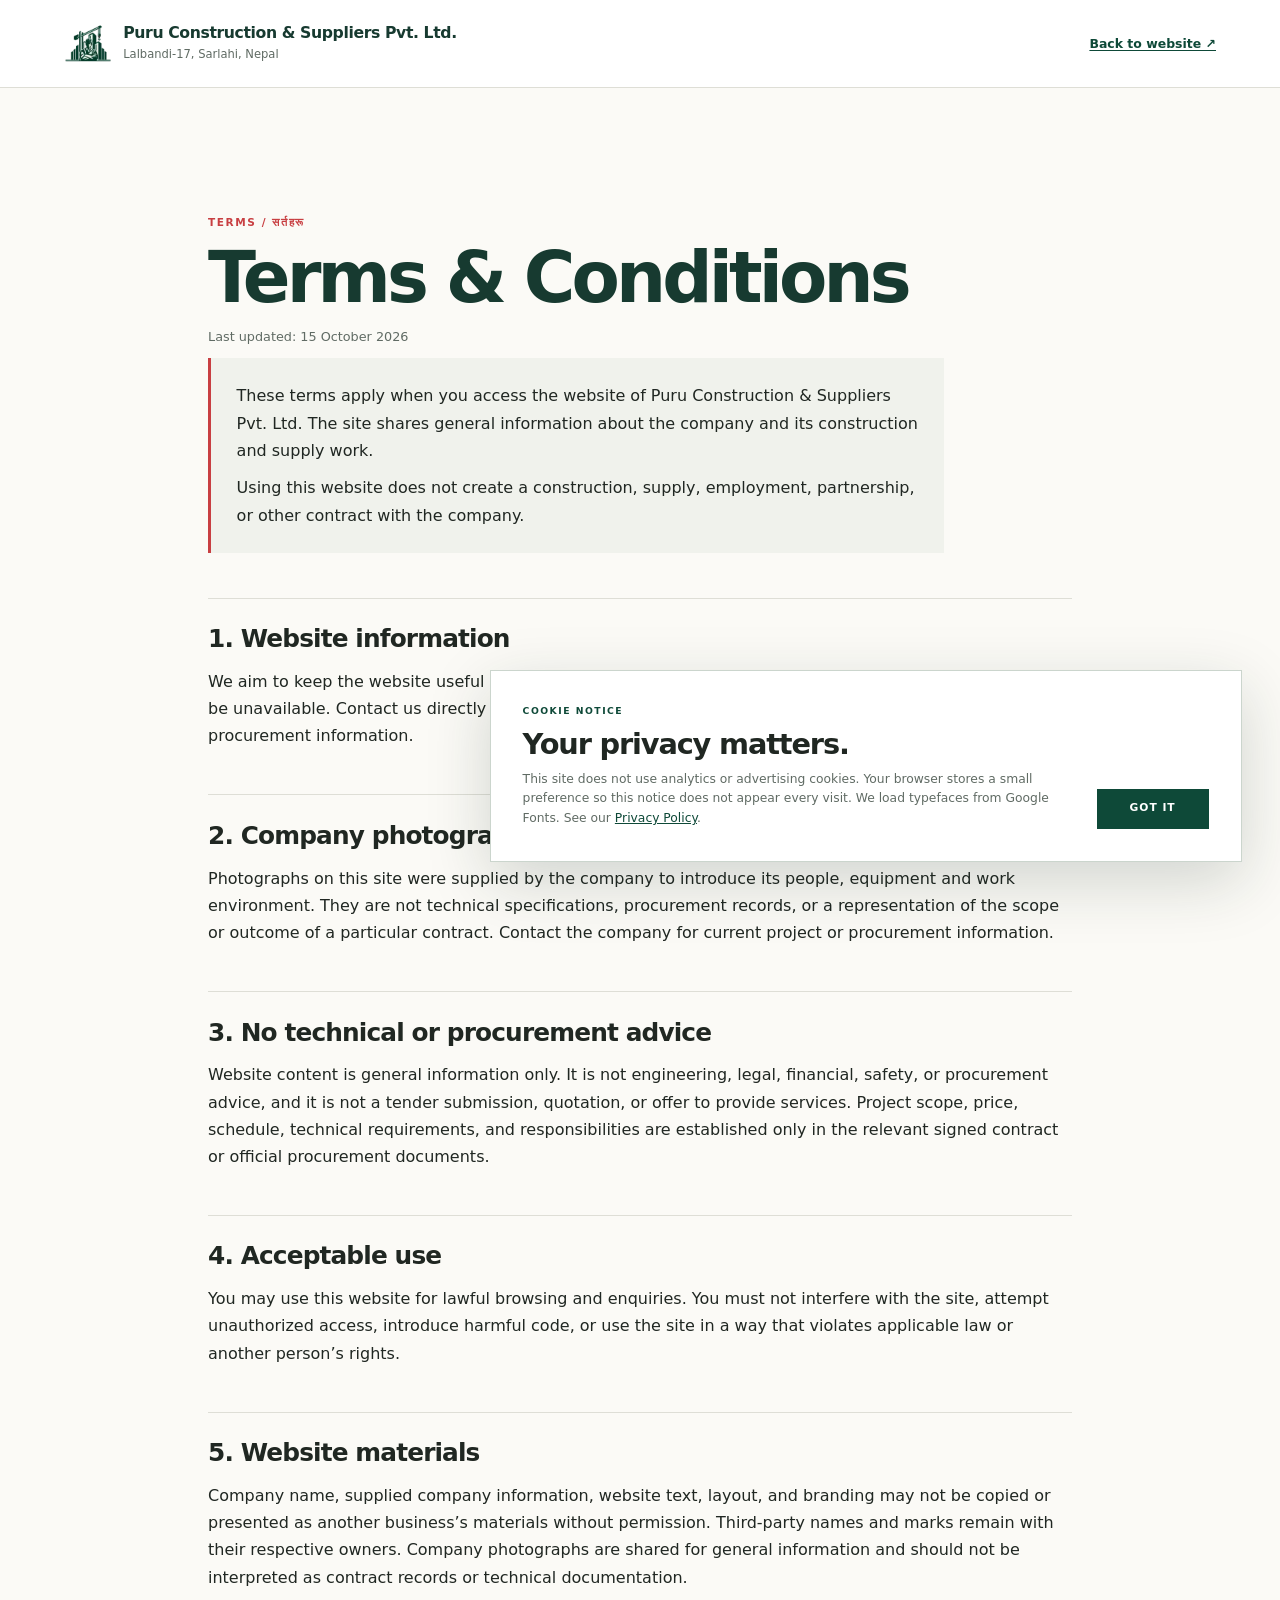
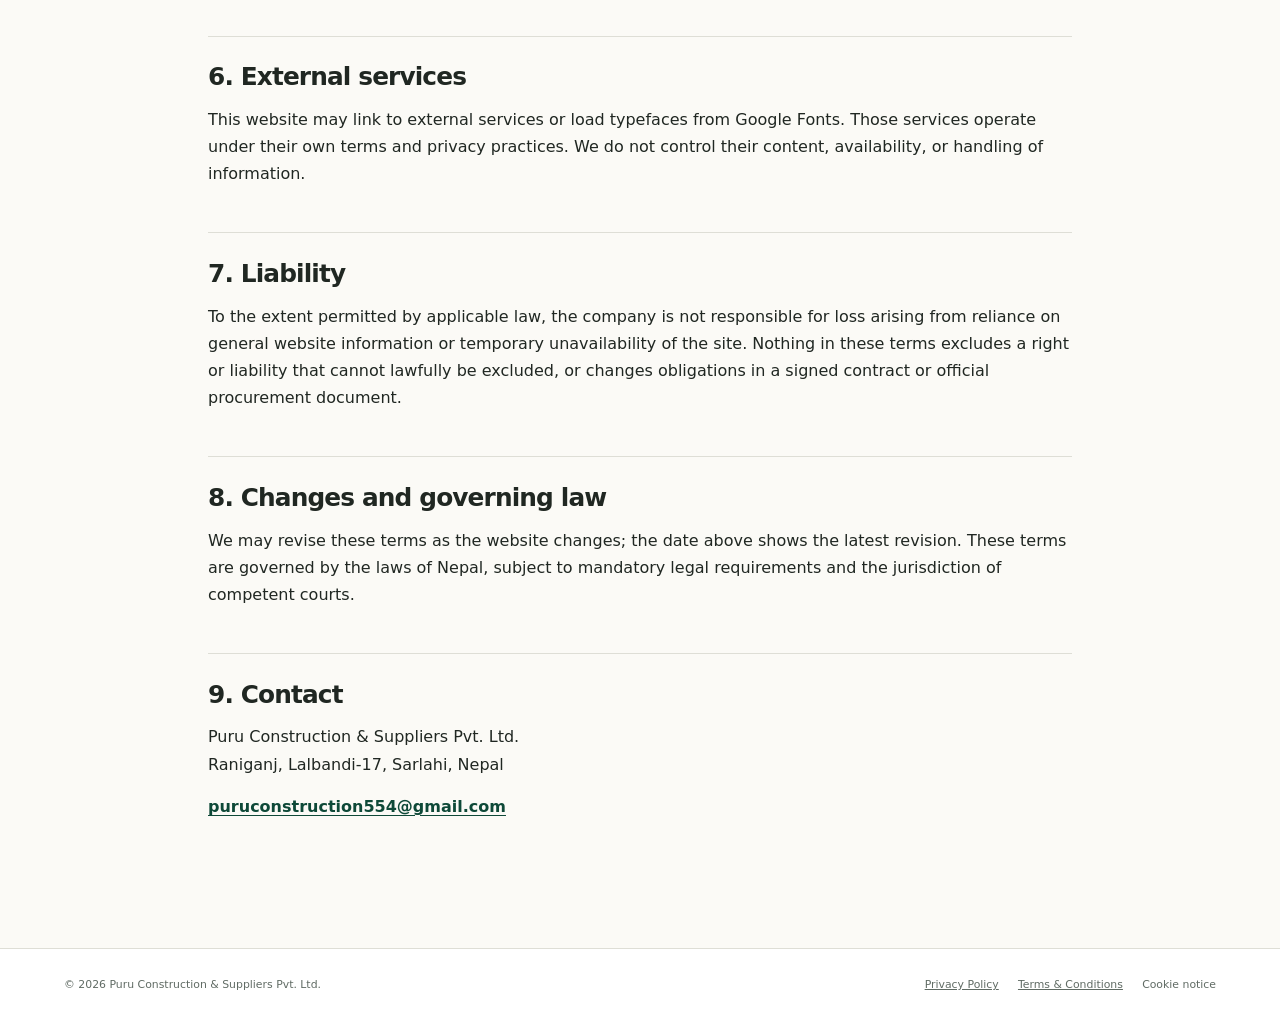
<file: terms.html>
<!doctype html>
<html lang="en">
  <head>
    <meta charset="utf-8" />
    <meta name="viewport" content="width=device-width, initial-scale=1" />
    <meta name="theme-color" content="#0e4938" />
    <meta name="description" content="Terms and conditions for using the Puru Construction &amp; Suppliers Pvt. Ltd. website." />
    <link rel="canonical" href="https://puruconstruction.com/terms.html" />
    <title>Terms &amp; Conditions | Puru Construction &amp; Suppliers Pvt. Ltd.</title>
    <link rel="icon" href="assets/puru-logo-mark-enhanced-icon.png" type="image/png" sizes="192x192" />
    <link rel="apple-touch-icon" href="assets/puru-logo-mark-enhanced-icon.png" />
    <link rel="stylesheet" href="legal.css" />
    <script defer src="consent.js"></script>
  </head>
  <body class="legal-page">
    <header class="legal-header">
      <a class="legal-brand" href="index.html"><img src="assets/puru-logo-mark-enhanced-128.webp" width="48" height="48" alt="" aria-hidden="true" /><span><strong>Puru Construction &amp; Suppliers Pvt. Ltd.</strong><small>Lalbandi-17, Sarlahi, Nepal</small></span></a>
      <a class="legal-home" href="index.html">Back to website ↗</a>
    </header>
    <main class="legal-main">
      <p class="legal-kicker">Terms / सर्तहरू</p>
      <h1>Terms &amp; Conditions</h1>
      <p class="legal-updated">Last updated: 15 October 2026</p>

      <div class="legal-intro">
        <p>These terms apply when you access the website of Puru Construction &amp; Suppliers Pvt. Ltd. The site shares general information about the company and its construction and supply work.</p>
        <p>Using this website does not create a construction, supply, employment, partnership, or other contract with the company.</p>
      </div>

      <section>
        <h2>1. Website information</h2>
        <p>We aim to keep the website useful and accurate, but information may be incomplete, change over time, or be unavailable. Contact us directly to confirm current company details, capabilities, availability, or procurement information.</p>
      </section>

      <section>
        <h2>2. Company photographs</h2>
        <p>Photographs on this site were supplied by the company to introduce its people, equipment and work environment. They are not technical specifications, procurement records, or a representation of the scope or outcome of a particular contract. Contact the company for current project or procurement information.</p>
      </section>

      <section>
        <h2>3. No technical or procurement advice</h2>
        <p>Website content is general information only. It is not engineering, legal, financial, safety, or procurement advice, and it is not a tender submission, quotation, or offer to provide services. Project scope, price, schedule, technical requirements, and responsibilities are established only in the relevant signed contract or official procurement documents.</p>
      </section>

      <section>
        <h2>4. Acceptable use</h2>
        <p>You may use this website for lawful browsing and enquiries. You must not interfere with the site, attempt unauthorized access, introduce harmful code, or use the site in a way that violates applicable law or another person’s rights.</p>
      </section>

      <section>
        <h2>5. Website materials</h2>
        <p>Company name, supplied company information, website text, layout, and branding may not be copied or presented as another business’s materials without permission. Third-party names and marks remain with their respective owners. Company photographs are shared for general information and should not be interpreted as contract records or technical documentation.</p>
      </section>

      <section>
        <h2>6. External services</h2>
        <p>This website may link to external services or load typefaces from Google Fonts. Those services operate under their own terms and privacy practices. We do not control their content, availability, or handling of information.</p>
      </section>

      <section>
        <h2>7. Liability</h2>
        <p>To the extent permitted by applicable law, the company is not responsible for loss arising from reliance on general website information or temporary unavailability of the site. Nothing in these terms excludes a right or liability that cannot lawfully be excluded, or changes obligations in a signed contract or official procurement document.</p>
      </section>

      <section>
        <h2>8. Changes and governing law</h2>
        <p>We may revise these terms as the website changes; the date above shows the latest revision. These terms are governed by the laws of Nepal, subject to mandatory legal requirements and the jurisdiction of competent courts.</p>
      </section>

      <section>
        <h2>9. Contact</h2>
        <p>Puru Construction &amp; Suppliers Pvt. Ltd.<br />Raniganj, Lalbandi-17, Sarlahi, Nepal</p>
        <a class="legal-contact" href="mailto:puruconstruction554@gmail.com">puruconstruction554@gmail.com</a>
      </section>
    </main>
    <footer class="legal-footer">
      <span>© <span data-year>2026</span> Puru Construction &amp; Suppliers Pvt. Ltd.</span>
      <nav class="legal-footer-nav" aria-label="Legal pages">
        <a href="privacy.html">Privacy Policy</a>
        <a href="terms.html" aria-current="page">Terms &amp; Conditions</a>
        <button type="button" data-cookie-notice-open>Cookie notice</button>
      </nav>
    </footer>
    <aside class="cookie-notice" id="cookie-notice" role="dialog" aria-label="Cookie and privacy notice" aria-live="polite" hidden>
      <div class="cookie-notice-copy">
        <p class="cookie-notice-label">COOKIE NOTICE</p>
        <h2>Your privacy matters.</h2>
        <p>This site does not use analytics or advertising cookies. Your browser stores a small preference so this notice does not appear every visit. We load typefaces from Google Fonts. See our <a href="privacy.html">Privacy Policy</a>.</p>
      </div>
      <button class="cookie-notice-dismiss" type="button" data-cookie-notice-dismiss>Got it</button>
    </aside>
    <script>document.querySelectorAll('[data-year]').forEach((node) => node.textContent = String(new Date().getFullYear()));</script>
  </body>
</html>
</file>
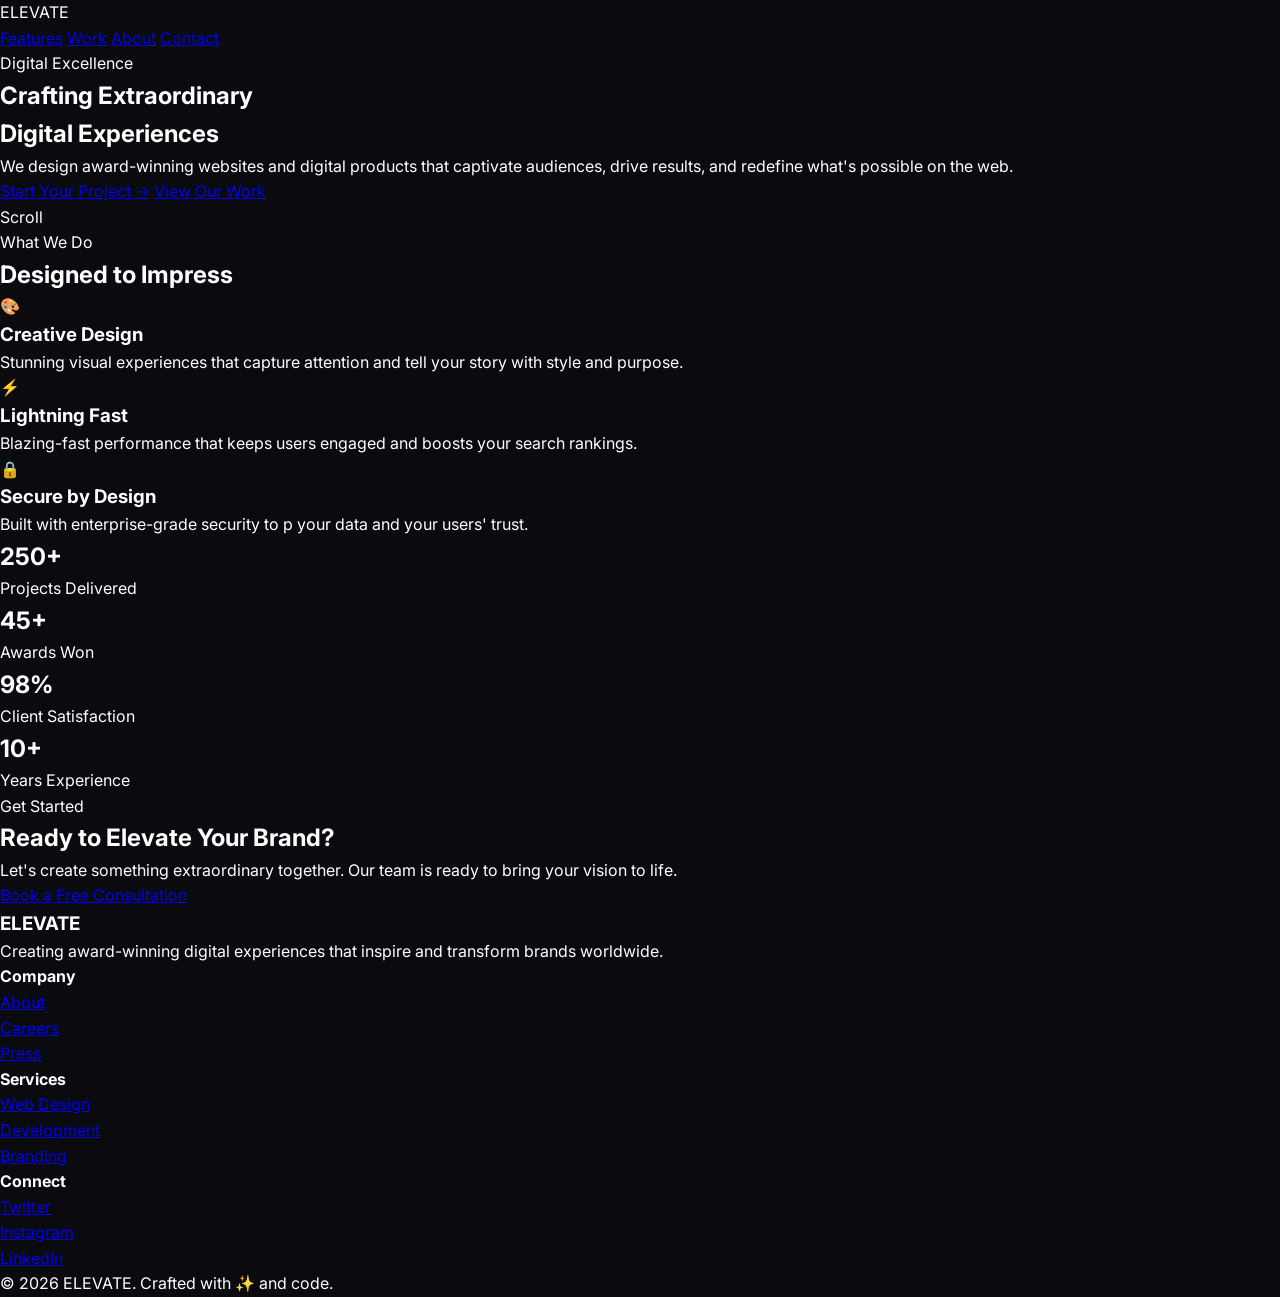
<file: pages/random_home.html>
<!DOCTYPE html>
<html lang="en">
<head>
    <meta charset="UTF-8">
    <meta name="viewport" content="width=device-width, initial-scale=1.0">
    <title>ELEVATE — Award-Winning Experience</title>
    <link rel="preconnect" href="https://fonts.googleapis.com">
    <link rel="preconnect" href="https://fonts.gstatic.com" crossorigin>
    <link href="https://fonts.googleapis.com/css2?family=Inter:wght@300;400;500;600;700&family=Playfair+Display:ital,wght@0,400;0,600;1,400&display=swap" rel="stylesheet">
    <style>
        *, *::before, *::after {
            margin: 0;
            padding: 0;
            box-sizing: border-box;
        }
        
        :root {
            --bg-dark: #0a0a0f;
            --bg-card: #13131f;
            --accent-primary: #7c3aed;
            --accent-secondary: #22d3ee;
            --accent-glow: #8b5cf6;
            --text-primary: #ffffff;
            --text-secondy: #a1a1aa;
            --glass: rgba(255, 255, 255, 0.05);
            --glass-border: rgba(255, 255, 255, 0.1);
        }
        
        html {
            scroll-behavior: smooth;
        }
        
        body {
            font-family: 'Inter', -apple-system, BlinkMacSystemFont, sans-serif;
            background: var(--bg-dark);
            color: var(--text-primary);
            overflow-x: hidden;
            line-height: 1.6;
         <style>
        *, *::before, *::after {
            margin: 0;
            padding: 0;
            box-sizing: border-box;
        }
        
        :root {
               height: 100vh;
            z-index: -1;
            background: 
                radial-gradient(circle at 20% 50%, rgba(124, 58, 237, 0.15) 0%, transparent 50%),
                radial-gradient(circle at 80% 80%, rgba(34, 211, 238, 0.1) 0%, transparent 50%),
                radial-gradient(circle at 40% 20%, rgba(236, 72, 153, 0.08) 0%, transparent 40%);
            animation: bgPulse 15s ease-in-out infini            --glass-border: rgba(255, 255, 255lse {
            0%, 100% { opacity: 0.6; transform: scale(1); }
            50% { opacity: 1; transform: scale(1.1); }
        }
        
        /* Floating particles */
        .particles {
            position: fixed;
            top: 0;
            left: 0;
            width: 100%;
            height: 100%;
            z-index: -1;
            pointer-events: none;
        }
        
        .particle {
            position:            padding:   background: radial-gradient(circle, var(--accent-secondary) 0%, transparent 70%);
            border-radius: 50%;
            opacity: 0;
                            radial-finite;
        }
        
        @keyframes float {
            0% { transform: translateY(100vh) scale(0); opacity: 0; }
            10% { opacity: 0.5; }
            90% { opacity: 0.5; }
            100% { transform: translateY(-100px) scale(1); opacity: 0; }
        }
        
        /* Custom scrollbar */
        ::-webkit-scrollbar {
            width: 8px;
        }
        
        ::-webkit-scrollbar-track {
            background: var(--bg-dark);
        }
        
        ::-webkit-scrollbar-thum                background: var(--accent-primary);
            border-radius: 4px;
        }
        
        /* Navigation */
        nav {
              height: 100ed;
            top: 0;
            width: 100%;
            padding: 25px 6%;
            display: flex;
            justify-content: space-between;
            align-items: center;
            z-index: 1000;
            backdrop-filter: blur(20px);
            background: rgba(10, 10, 15, 0.7);
            border-bottom: 1px solid var(--glass-border);
            transition: all 0.3s ease;
              10% { opacity: 0.5; }
            90% { opacity: 0.5; }
;
            background: rgba(10, 10, 15, 0.95);
        }
        
        .logo {
            font-family: 'Playfair Display', serif;
            font-size: 28px;
            font-weight: 600;
            background: linear-gradient(135deg, #fff 0%, var(--accent-secondary) 100%);
            -webkit-background-clip: text;
            -webkit-text-fill-color: transparent;
            background-clip: text;
            letter-spacing: -0.02em;
        }
        
        .nav-links {
            display: flex;
            gap: 40px;
        }
        
        .nav-links a {
            color: var(--text-secondary);
            text-decoration: none;
            font-size: 14px;
            font-weight: 500;
            letter-spacing: 0.05em;
            text-transform: uppercase;
            position: relative;
            padding: 8px 0;
            transition: color 0.3s ease;
        }
        
                 10% { opacity: 0.5; }
   content: '';
            position: absolute;
            bottom: 0;
            left: 0;
            width: 0;
            height: 1px;
            background: linear-gradient(90deg, var(--accent-primary), var(--accent-secondary));
            transition: width 0.3s ease;
        }
        
        .nav-links a:hover {
            color: var(--text-primary);
        }
        
        .nav-links a:hover::after {
            width: 100%;
        }
        
        /* Hero Section */
        .hero {
            min-height: 100vh;
            display: flex;
            align-items: center;
            justify-content: center;
            text-align: center;
            padding: 120px 6% 80px;
            position: relativ            font-weight: 50   .hero-content {
            max-width: 1000px;
            z-index: 1;
        }
        
        .eyebrow {
            display: inline-block;
            padding: 12px 24px;
            background: var(--glass);
            border: 1px solid var(--glass-border);
            border-radius: 50px;
            font-size: 13px;
            font-weight: 600;
            color: var(--accent-secondary);
            letter-spacing: 0.2em;
            text-transform: uppercase;
            margin-bottom: 30px;
            backdrop-filter: blur(10px);
        }
        
        .hero h1 {
            font-family: 'Playfair Display', serif;
            font-size: clamp(48px, 9vw, 110px);
            font-weight: 400;
            line-height: 1.05;
            margin-bottom: 30px;
            letter-spacing: -0.03em;
        }
        
        .gradient-text {
            background: linear-gradient(135deg, #fff 0%, var(--accent-secondary) 50%, var(--accent-primary) 100%);
            -webkit-background-clip: text;
            -webkit-text-fill-color: transparent;
            background-clip: text;
        }
        
        .hero p {
            font-size: clamp(18px, 3vw, 24px);
            color: var(--text-secondary);
            max-width: 700px;
            margin: 0 auto 50px;
            font-weight: 300;
        }
        
        .btn-group {
            display: flex;
            gap: 20px;
            justify-content: center;
            flex-wrap: wrap;
        }
        
        .btn {
            padding: 18px 40px;
            font-size: 16px;
            font-weight: 600;
            border-radius: 50px;
            cursor: pointer;
            transition: all 0.4s cubic-bezier(0.175, 0.885, 0.32, 1.275);
            text-decoration: none;
            display: inline-flex;
            align-items: center;
            gap: 10px;
        }
        
        .btn-primary {
            background: linear-gradient(135deg, var(--accent-primary) 0%, var(--accent-second            -webkit-text-fill: white;
            border: none;
            box-shadow: 0 20px 40px rgba(124, 58, 237, 0.3);
        }
        
        .btn-primary:hover {
            transform: translateY(-5px);
            box-shadow: 0 30px 60px rgba(124, 58, 237, 0.5);
        }
        
        .btn-secondary {
            background: var(--glass);
            color: white;
            border: 1px solid var(--glass-border);
            backdrop-filter: blur(10px);
        }
        
        .btn-secondary:hover {
            background: rgba(255, 255, 255, 0.1);
            transform: translateY(-5px);
        }
        
        /* Scroll indicator */
        .scroll-indicator {
            position: absolute;
            bottom: 40px;
            left: 50%;
            transform: t            align-items: center;play: flex;
            flex-direction: column;
            align-items: center;
            gap: 12px;
            animation: bounce 2s infinite;
        }
        
        .scroll-text {
            font-size: 12px;
            color: var(--text-secondary);
            letter-spacing: 0.2em;
            text-transform: uppercase;
        }
        
        .scroll-line {
            width: 1px;
            height: 60px;
            background: linear-gradient(180deg, var(--accent-secondary) 0%, transparent 100%);
        }
        
        @keyframes bounce {
            0%, 100% { transform: translateX(-50%) translateY(0); }
            50% { transform: translateX(-50%) translateY(10px); }
        }
        
        /* Sections */
        section {
            padding: 160px 6%;
            position: relative;
        }
        
        .section-header {
            text-align: center;
            margin-bottom: 100px;
        }
        
        .section-label {
            display: inline-block;
            font-size: 13px;
            font-weight: 600;
            color: var(--accent-secondary);
            letter-spacing: 0.2em;
            text-transform: uppercase;
            margin-bottom: 20px;
        }
        
        .section-title {
            font-family: 'Playfair Display', serif;
            font-size: clamp(36px, 6vw, 64px);
            font-weight: 400;
            line-height: 1.1;
            letter-spacing: -0.02em;
        }
        
        /* Cards Section */
        .cards-grid {
            display: grid;
            grid-template-columns: repeat(auto-fit, minmax(350px, 1fr));
            gap: 30px;
            max-width: 1400px;
            margin: 0 auto;
        }
        
        .card {
            background: var(--glass);
            border: 1px solid var(--glass-border);
            border-radius: 24px;
            padding: 50px 40px;
            backdrop-filter: blur(20px);
            transition: all 0.5s cubic-bezier(0.175, 0.885, 0.32, 1.275);
            position: relative;
            overflow: hidden;
        }
        
        .card::before {
            content: '';
            position: absolute;
            top: 0;
            left: 0;
            width: 100%;
            height: 100%;
            background: linear-gradient(135deg, rgba(124, 58, 237, 0.1) 0%, transparent 100%);
            opacity: 0;
            transition: opacity 0.5s ease;
        }
        
        .card:hover {
            transform: translateY(-10px);
            border-color: var(--accent-primary);
            box-shadow: 0 30px 60px rgba(124, 58, 237, 0.2);
        }
        
        .card:hover::before {
            opacity: 1;
        }
        
        .card-icon {
            font-size: 48px;
            margin-bottom: 30px;
        }
        
        .card h3 {
            font-size: 24px;
            font-weight: 600;
            margin-bottom: 16px;
            letter-spacing: -0.02em;
        }
        
        .card p {
            color: var(--text-second                  font-size: 16px;
            font-weight: 300;
            line-height: 1.7;
        }
        
        /* Stats Section */
        .stats {
            background: var(--bg-card);
        }
        
        .stats-grid {
            display: grid;
            grid-template-columns: repeat(4, 1fr);
            gap: 40px;
            max-width: 1200px;
            margin: 0 auto;
            text-align: center;
        }
        
        .stat-item h2 {
            font-size: clamp(40px, 5vw, 64px);
            font-weight: 700;
            background: linear-gradient(135deg, var(--accent-primary) 0%, var(--accent-secondary) 100%);
            -webkit-background-clip: text;
            -webkit-text-fill-color: transparent;
            background-clip: text;
            margin-bottom: 10px;
        }
        
        .stat-item p {
            color: var(--text-secondary);
            font-size: 16px;
            font-weight: 300;
        }
        
        /* CTA Section */
        .cta {
            text-align: center;
            background: linear-gradient(135deg, rgba(124, 58, 237, 0.1) 0%, rgba(34, 211, 238, 0.05) 100%);
            border-top: 1px solid var(--glass-border);
            border-bottom: 1px solid var(--glass-border);
        }
        
        .cta .section-title {
            margin-bottom: 25px;
        }
        
        .cta p {
            max-width: 600px;
            margin: 0 auto 40px;
        }
        
        /* Footer */
        footer {
            background: var(--bg-dark);
            border-top: 1px solid var(--glass-border);
            padding: 80px 6% 40px;
        }
        
        .footer-content {
            display: flex;
            justify-content: space-between;
            flex-wrap: wrap;
            gap: 60px;
            max-width: 1400px;
                  : 0 auto 80px;
        }
        
        .footer-brand h3 {
            font-family: 'Playfair Display', serif;
            font-size: 24px;
            margin-bottom: 16px;
        }
        
        .footer-brand p {
            color: var(--text-secondary);
            max-width: 300px;
        }
        
        .footer-links h4 {
            font-size: 14px;
            font-weight: 600;
            letter-spacing: 0.1em;
            text-transform: uppercase;
            margin-bottom: 24px;
            color: white;
        }
        
        .footer-links ul {
            list-style: none;
        }
        
        .footer-links li {
            margin-bottom: 12px;
        }
        
        .footer-links a {
            color: var(--text-secondary);
            text-decoration: none;
            transition: color 0.3s ease;
        }
        
        .footer-links a:hover {
            color: var(--accent-secondary);
        }            max-widthoter-bottom {
            text-align: center;
            padding-top: 40px;
            border-top: 1px solid var(--glass-border);
            color: var(--text-secondary);
            font-size: 14px;
        }
        
        /* Animation on scroll */
        .fade-in {
            opacity: 0;
            transform: translateY(50px);
            transition: opacity 1s ease, transform 1s cubic-bezier(0.175, 0.885, 0.32, 1.275);
        }
        
        .fade-in.visible {
            opacity: 1;
            transform: translateY(0);
        }
        
        /* Floating shape in hero */
        .floating-shape {
            position: absolute;
            width: 400px;
            height: 400px;
            border-radius: 50%;
            background: radial-gradient(circle, var(--accent-primary) 0%, transparent 70%);
            filter: blur(80px);
            opacity: 0.4;
            anima       loatShape 20s infinite ease-in-out;
        }
        
        .shape-1 { top: 10%; right: -100px; }
        .shape-2 { bottom: 10%; left: -100px; animation-delay: -10s; }
        
        @keyframes floatShape {
            0%, 100% { transform: translate(0, 0) scale(1); }
            33% { transform: translate(30px, -50px) scale(1.1); }
            66% { transform: translate(-20px, 30px) scale(0.9); }
        }
        
        @media (max-width: 768px) {
            .nav-links { display: none; }
            .stats-grid { grid-template-columns: repeat(2, 1fr); }
            .cards-grid { grid-template-columns: 1fr; }
            section { padding: 100px 6%; }
        }
    </style>
</head>
<body>
    <div class="bg-gradient"></div>
    <div class="particles" id="particles"></div>
    
    <nav>
        <div class="logo">ELEVATE</div>
        <div class="nav-links">
            <a href="#features">Features</a>
            <a href="#work">Work</a>
            <a href="#about">About</a>
            <a href="#contact">Contact</a>
        </div>
    </nav>
    
    <section class="hero">
        <div class="floating-shape shape-1"></div>
        <div class="floating-shape shape-2"></div>
        
        <div class="hero-content">
            <span class="eyebrow">Digital Excellence</span>
            <h1 class="fade-in">Crafting <span class="gradient-text">Extraordinary</span><br>Digital Experiences</h1>
            <p class="fade-in">We design award-winning websites and digital products that captivate audiences, drive results, and redefine what's possible on the web.</p>
            <div class="btn-group fade-in">
                <a href="#" class="btn btn-primary">Start Your Project <span>→</span></a>
                <a href="#" class="btn btn-secondary">View Our Work</a>
            </div>
        </div>
        
        <div class="scroll-indicator">
            <span class="scroll-text">Scroll</span>
            <div class="scroll-line"></div>
        </div>
    </section>
    
    <section id="features"        <div class="section-header fade-in">
            <span class="section-label">What We Do</span>
            <h2 class="section-title">Designed to <span class="gradient-text">Impress</span></h2>
        </div>
        <div class="cards-grid">
            <div class="card fade-in">
                <div class="card-icon">🎨</div>
                <h3>Creative Design</h3>
                <p>Stunning visual experiences that capture attention and tell your story with style and purpose.</p>
            </div>
            <div class="card fade-in" style="transition-delay: 0.1s">
                <div class="card-icon">⚡</div>
                <h3>Lightning Fast</h3>
                <p>Blazing-fast performance that keeps users engaged and boosts your search rankings.</p>
            </div>
            <div class="card fade-in" style="transition-delay: 0.2s">
                <div class="card-icon">🔒</div>
                <h3>Secure by Design</h3>
                <p>Built with enterprise-grade security to p your data and your users' trust.</p>
            </div>
        </div>
    </section>
    
    <section class="stats">
        <div class="stats-grid">
            <div class="stat-item fade-in">
                <h2>250+</h2>
                <p>Projects Delivered</p>
            </div>
            <div class="stat-item fade-in" style="transition-delay: 0.1s">
                <h2>45+</h2>
                <p>Awards Won</p>
            </div>
            <div class="stat-item fade-in" style="transition-delay: 0.2s">
                <h2>98%</h2>
                <p>Client Satisfaction</p>
            </div>
            <div class="stat-item fade-in" style="transition-delay: 0.3s">
                <h2>10+</h2>
                <p>Years Experience</p>
            </div>
        </div>
    </section>
    
    <section class="cta">
        <div class="fade-in">
            <span class="section-label">Get Started</span>
            <h2 class="section-title">Ready to <span class="gradient-text">Elevate</span> Your Brand?</h2>
            <p>Let's create something extraordinary together. Our team is ready to bring your vision to life.</p>
            <a href="#" class="btn btn-primary">Book a Free Consultation</a>
        </div>
    </section>
    
    <footer id="contact">
        <div class="footer-content">
            <div class="footer-brand">
                <h3>ELEVATE</h3>
                <p>Creating award-winning digital experiences that inspire and transform brands worldwide.</p>
            </div>
            <div class="footer-links">
                <h4>Company</h4>
                <ul>
                    <li><a href="#">About</a></li>
                    <li><a href="#">Careers</a></li>
                    <li><a href="#">Press</a></li>
                </ul>
            </div>
            <div class="footer-links">
                <h4>Services</h4>
                <ul>
                    <li><a href="#">Web Design</a></li>
                    <li><a href="#">Development</a></li>
                    <li><a href="#">Branding</a></li>
                </ul>
            </div>
            <div class="footer-links">
                <h4>Connect</h4>
                <ul>
                    <li><a href="#">Twitter</a></li>
                    <li><a href="#">Instagram</a></li>
                    <li><a href="#">LinkedIn</a></li>
                </ul>
            </div>
        </div>
        <div class="footer-bottom">
            <p>&copy; 2026 ELEVATE. Crafted with ✨ and code.</p>
        </div>
    </footer>
    
    <script>
        // Floating particles
        const particlesContainer = document.getElementById('particles');
        for (let i = 0; i < 30; i++) {
            const particle = document.createElement('div');
            particle.className = 'particle';
            particle.style.left = Math.random() * 100 + '%';
            particle.style.width = particle.style.height = Math.random() * 200 + 50 + 'px';
            particle.style.animationDelay = Math.random() * 15 + 's';
            particle.sty.animationDuration = Math.random() * 10 + 10 + 's';
            particlesContainer.appendChild(particle);
        }
        
        // Fade-in on scroll
        const observer = new IntersectionObserver((entries) => {
            entries.forEach(entry => {
                if (entry.isIntersecting) {
                    entry.target.classList.add('visible');
                }
            });
        }, { threshold: 0.1 });
        
        document.querySelectorAll('.fade-in').forEach(el => observer.observe(el));
        
        // Nav scroll effect
        window.addEventListener('scroll', () => {
            const nav = document.querySelector('nav');
            if (window.scrollY > 50) {
                nav.classList.a            particle.style.left = Math.rand          nav.classList.remove('scrolled');
            }
        });
        
        // Smooth scroll for anchor links
        document.querySelectorAll('a[href^="#"]').forEach(anchor => {
            anchor.addEventListener('click', function (e) {
                e.preventDefault();
                const target = document.querySelector(this.getAttribute('href'));
                if (target) {
                    target.scrollIntoView({ behavior: 'smooth' });
                }
            });
        });
        
        // Mouse parallax effect on hero shapes
        document.addEventListener('mousemove', (e) => {
            const shapes = document.querySelectorAll('.floating-shape');
            const x = (e.clientX / window.innerWidth - 0.5) * 20;
            const y = (e.clientY / window.innerHeight - 0.5) * 20;
            shapes.forEach((shape, index) => {
                shape.style.transform = `translate(${x * (index + 1)}px, ${y * (index + 1)}px)`;
            });
        });
    </script>
</body>
</html>
</file>
<file: styles.css>
:root {
  --green: #0e4938;
  --green-dark: #173a30;
  --green-soft: #e8efe9;
  --paper: #fbfaf6;
  --white: #ffffff;
  --stone: #e9e7df;
  --ink: #202722;
  --muted: #606b64;
  --red: #c83f42;
  --line: #deded6;
  --body-font: "DM Sans", Arial, sans-serif;
  --display-font: "Manrope", "DM Sans", Arial, sans-serif;
  --nepali-font: "Noto Sans Devanagari", sans-serif;
  --gutter: clamp(1.15rem, 5vw, 5rem);
  --content: 1240px;
}

*,
*::before,
*::after {
  box-sizing: border-box;
}

html {
  scroll-behavior: smooth;
  scroll-padding-top: 6rem;
  background: var(--paper);
}

body {
  margin: 0;
  color: var(--ink);
  background: var(--paper);
  font-family: var(--body-font);
  font-size: 16px;
  line-height: 1.65;
  -webkit-font-smoothing: antialiased;
  overflow-x: hidden;
}

body.menu-open {
  overflow: hidden;
}

a {
  color: inherit;
  text-decoration: none;
}

img {
  display: block;
  max-width: 100%;
}

button {
  color: inherit;
  font: inherit;
}

a,
button {
  -webkit-tap-highlight-color: transparent;
}

::selection {
  color: var(--white);
  background: var(--green);
}

:focus-visible {
  outline: 3px solid var(--red);
  outline-offset: 4px;
}

.sr-only {
  position: absolute;
  width: 1px;
  height: 1px;
  padding: 0;
  margin: -1px;
  overflow: hidden;
  clip: rect(0, 0, 0, 0);
  white-space: nowrap;
  border: 0;
}

.skip-link {
  position: fixed;
  z-index: 200;
  top: 0.7rem;
  left: 0.7rem;
  padding: 0.65rem 1rem;
  color: var(--white);
  background: var(--green);
  transform: translateY(-160%);
}

.skip-link:focus {
  transform: translateY(0);
}

.site-header {
  position: sticky;
  z-index: 100;
  top: 0;
  display: flex;
  align-items: center;
  justify-content: space-between;
  gap: 2rem;
  min-height: 88px;
  padding: 0.55rem var(--gutter);
  border-bottom: 1px solid var(--line);
  background: rgba(255, 255, 255, 0.97);
  box-shadow: 0 2px 12px rgba(26, 48, 38, 0.035);
  backdrop-filter: blur(14px);
}

.wordmark {
  display: inline-flex;
  align-items: center;
  flex: 0 1 auto;
  gap: 0.75rem;
  min-width: 275px;
}

.wordmark > img {
  width: 64px;
  height: 64px;
  flex: 0 0 64px;
  object-fit: contain;
}

.wordmark-copy {
  display: flex;
  flex-direction: column;
  gap: 0.2rem;
  line-height: 1.2;
}

.wordmark-copy strong {
  max-width: 300px;
  color: var(--green-dark);
  font-family: var(--display-font);
  font-size: clamp(0.85rem, 1.15vw, 1rem);
  font-weight: 800;
  letter-spacing: -0.025em;
}

.wordmark-copy > span {
  color: var(--muted);
  font-family: var(--nepali-font);
  font-size: 0.68rem;
  font-weight: 500;
}

.primary-nav {
  display: flex;
  align-items: center;
  justify-content: center;
  gap: clamp(1rem, 2.5vw, 2.15rem);
}

.primary-nav a,
.mobile-menu nav a {
  color: #35423b;
  font-size: 0.88rem;
  font-weight: 600;
  transition: color 160ms ease;
}

.primary-nav a:hover,
.mobile-menu nav a:hover {
  color: var(--green);
}

.header-contact,
.button {
  display: inline-flex;
  align-items: center;
  justify-content: center;
  gap: 0.75rem;
  min-height: 46px;
  padding: 0.65rem 1.1rem;
  border: 1px solid var(--green);
  border-radius: 4px;
  font-size: 0.86rem;
  font-weight: 700;
  transition: color 180ms ease, background-color 180ms ease, border-color 180ms ease;
}

.header-contact,
.button-primary {
  color: var(--white);
  background: var(--green);
}

.header-contact:hover,
.button-primary:hover {
  border-color: var(--green-dark);
  background: var(--green-dark);
}

.menu-toggle,
.mobile-menu {
  display: none;
}

.hero {
  display: grid;
  grid-template-columns: minmax(0, 0.84fr) minmax(400px, 1.16fr);
  align-items: center;
  gap: clamp(2rem, 5vw, 5rem);
  width: min(100%, 1440px);
  min-height: min(690px, calc(100svh - 88px));
  margin: 0 auto;
  padding: clamp(3.3rem, 6vw, 6rem) var(--gutter);
}

.hero-copy {
  max-width: 590px;
  padding: 1rem 0;
}

.eyebrow,
.section-label {
  display: flex;
  align-items: center;
  gap: 0.65rem;
  margin: 0 0 1.1rem;
  color: var(--green);
  font-size: 0.75rem;
  font-weight: 700;
  letter-spacing: 0.065em;
  text-transform: uppercase;
}

.eyebrow-mark {
  width: 9px;
  height: 9px;
  border: 2px solid var(--red);
  border-radius: 50%;
}

.hero h1,
.section-intro h2,
.approach-heading h2,
.people-copy h2,
.contact-main h2 {
  margin: 0;
  color: var(--green-dark);
  font-family: var(--display-font);
  font-size: clamp(2.5rem, 4.3vw, 4.4rem);
  font-weight: 700;
  letter-spacing: -0.06em;
  line-height: 1.07;
}

.hero-description {
  max-width: 560px;
  margin: 1.4rem 0 1.75rem;
  color: #4f5c54;
  font-size: clamp(1rem, 1.25vw, 1.1rem);
  line-height: 1.75;
}

.hero-actions {
  display: flex;
  align-items: center;
  flex-wrap: wrap;
  gap: 1.25rem;
}

.text-link {
  display: inline-flex;
  align-items: center;
  gap: 0.5rem;
  color: var(--green);
  font-size: 0.92rem;
  font-weight: 700;
  text-decoration: underline;
  text-decoration-color: rgba(14, 73, 56, 0.3);
  text-underline-offset: 0.28em;
}

.text-link:hover {
  text-decoration-color: currentColor;
}

.hero-location {
  display: flex;
  align-items: center;
  gap: 0.5rem;
  margin: 2rem 0 0;
  color: var(--muted);
  font-size: 0.82rem;
  font-weight: 600;
}

.hero-location span {
  color: var(--red);
  font-size: 0.58rem;
}

.hero-photo {
  position: relative;
  min-width: 0;
  margin: 0;
  padding: 0.6rem;
  border: 1px solid #d7d9d0;
  border-radius: 8px;
  background: var(--white);
  box-shadow: 0 16px 42px rgba(30, 47, 37, 0.09);
}

.hero-photo img {
  width: 100%;
  height: clamp(340px, 42vw, 540px);
  border-radius: 4px;
  background: var(--stone);
  object-fit: cover;
  object-position: center 54%;
}

.hero-photo figcaption {
  display: flex;
  align-items: center;
  gap: 0.55rem;
  padding: 0.75rem 0.45rem 0.15rem;
  color: #47544c;
  font-size: 0.78rem;
  font-weight: 600;
}

.photo-dot {
  width: 7px;
  height: 7px;
  border-radius: 50%;
  background: var(--red);
}

.section-wrap {
  width: min(100%, var(--content));
  margin: 0 auto;
  padding: clamp(4.5rem, 8vw, 7rem) var(--gutter);
}

.company {
  display: grid;
  grid-template-columns: 1.05fr 0.95fr;
  gap: 2.5rem 6vw;
  border-top: 1px solid var(--line);
}

.section-label {
  margin-bottom: 1rem;
  color: var(--muted);
  font-size: 0.72rem;
  letter-spacing: 0.09em;
}

.section-label span {
  display: inline-flex;
  align-items: center;
  justify-content: center;
  min-width: 1.65rem;
  min-height: 1.55rem;
  padding: 0 0.3rem;
  border: 1px solid #cbd4cd;
  border-radius: 3px;
  color: var(--green);
  font-size: 0.68rem;
  letter-spacing: 0;
}

.section-intro h2,
.approach-heading h2,
.people-copy h2 {
  max-width: 700px;
  font-size: clamp(2.15rem, 3.6vw, 3.5rem);
}

.company-copy {
  padding-top: 2.45rem;
  color: #4f5c54;
  font-size: 1rem;
}

.company-copy p:first-child {
  margin-top: 0;
  color: var(--ink);
  font-size: 1.11rem;
  font-weight: 600;
}

.company-facts {
  display: grid;
  grid-column: 1 / -1;
  grid-template-columns: repeat(3, minmax(0, 1fr));
  border-top: 1px solid var(--line);
  border-bottom: 1px solid var(--line);
}

.company-facts article {
  min-height: 145px;
  padding: 1.3rem 1.5rem 1.4rem 0;
}

.company-facts article + article {
  padding-left: 1.5rem;
  border-left: 1px solid var(--line);
}

.company-facts span,
.company-facts p {
  display: block;
  margin: 0;
  color: var(--muted);
  font-size: 0.78rem;
}

.company-facts strong {
  display: block;
  margin: 0.45rem 0 0.15rem;
  color: var(--green-dark);
  font-family: var(--display-font);
  font-size: 1.2rem;
}

.services {
  max-width: none;
  background: var(--green-soft);
}

.services > * {
  width: min(100%, calc(var(--content) - 2 * var(--gutter)));
  margin-right: auto;
  margin-left: auto;
}

.section-intro-wide {
  display: grid;
  grid-template-columns: 1fr minmax(280px, 0.8fr);
  align-items: end;
  gap: 0.5rem 3rem;
  margin-bottom: 2.5rem;
}

.section-intro-wide .section-label {
  grid-column: 1 / -1;
}

.section-summary {
  max-width: 390px;
  margin: 0 0 0.45rem;
  color: #4f5c54;
}

.service-grid {
  display: grid;
  grid-template-columns: repeat(4, minmax(0, 1fr));
  gap: 0.85rem;
}

.service-card {
  position: relative;
  min-height: 245px;
  padding: 1.4rem 1.35rem;
  border: 1px solid #d1dcd4;
  border-radius: 5px;
  background: rgba(255, 255, 255, 0.82);
  transition: transform 180ms ease, box-shadow 180ms ease, border-color 180ms ease;
}

.service-card:hover {
  transform: translateY(-3px);
  border-color: #afc3b5;
  box-shadow: 0 10px 26px rgba(14, 73, 56, 0.08);
}

.service-number {
  color: #66766c;
  font-size: 0.72rem;
  font-weight: 700;
  letter-spacing: 0.07em;
}

.service-icon {
  display: flex;
  align-items: center;
  justify-content: center;
  width: 44px;
  height: 44px;
  margin: 1.3rem 0 1.1rem;
  border: 1px solid #c7d4ca;
  border-radius: 50%;
  color: var(--green);
  font-size: 1.25rem;
  font-weight: 600;
}

.service-card h3,
.approach-steps h3 {
  margin: 0;
  color: var(--green-dark);
  font-family: var(--display-font);
  font-size: 1.05rem;
  line-height: 1.35;
}

.service-card p,
.approach-steps p {
  margin: 0.5rem 0 0;
  color: #5a675e;
  font-size: 0.9rem;
  line-height: 1.55;
}

.approach {
  display: grid;
  grid-template-columns: 0.8fr 1.2fr;
  gap: 3rem 7vw;
}

.approach-heading > p:last-child {
  max-width: 430px;
  margin-top: 1.1rem;
  color: var(--muted);
}

.approach-steps {
  border-top: 1px solid var(--line);
}

.approach-steps article {
  display: grid;
  grid-template-columns: 2.2rem 1fr;
  gap: 1rem;
  padding: 1.2rem 0;
  border-bottom: 1px solid var(--line);
}

.approach-steps article > span {
  padding-top: 0.15rem;
  color: var(--red);
  font-size: 0.75rem;
  font-weight: 700;
}

.people {
  display: grid;
  grid-template-columns: minmax(260px, 0.72fr) minmax(0, 1fr);
  align-items: center;
  gap: clamp(2rem, 7vw, 6rem);
  border-top: 1px solid var(--line);
}

.people-photo {
  width: 100%;
  max-width: 420px;
  justify-self: center;
  padding: 0.55rem;
  border: 1px solid var(--line);
  border-radius: 6px;
  background: var(--white);
}

.people-photo img {
  width: 100%;
  height: clamp(340px, 43vw, 500px);
  border-radius: 3px;
  background: var(--stone);
  object-fit: cover;
  object-position: center 44%;
}

.people-copy > p:not(.section-label) {
  max-width: 540px;
  color: #566259;
}

.people-copy .people-lead {
  margin: 1.3rem 0 0;
  color: var(--green-dark) !important;
  font-family: var(--display-font);
  font-size: 1.45rem;
  font-weight: 700;
}

.people-copy .people-role {
  margin: 0.12rem 0 0.9rem;
  color: var(--muted) !important;
  font-size: 0.87rem;
  font-weight: 600;
}

.people-team-card {
  display: grid;
  grid-template-columns: 76px minmax(0, 1fr);
  align-items: center;
  gap: 1rem;
  max-width: 370px;
  margin-top: 1.6rem;
  padding-top: 1.2rem;
  border-top: 1px solid var(--line);
}

.people-team-card img {
  width: 76px;
  height: 88px;
  border: 1px solid var(--line);
  border-radius: 4px;
  background: var(--stone);
  object-fit: cover;
  object-position: center 28%;
}

.team-member-label {
  display: block;
  margin-bottom: 0.25rem;
  color: var(--red);
  font-size: 0.66rem;
  font-weight: 700;
  letter-spacing: 0.09em;
  text-transform: uppercase;
}

.people-team-card h3 {
  margin: 0;
  color: var(--green-dark);
  font-family: var(--display-font);
  font-size: 1.08rem;
  line-height: 1.25;
}

.people-team-card p {
  margin: 0.2rem 0 0;
  color: var(--muted);
  font-size: 0.86rem;
}

.people-team-card + .text-link {
  margin-top: 1rem;
}

.photos {
  max-width: none;
  background: #f1f0e9;
}

.photos > * {
  width: min(100%, calc(var(--content) - 2 * var(--gutter)));
  margin-right: auto;
  margin-left: auto;
}

.photos-intro {
  margin-bottom: 2rem;
}

.photos-intro h2 {
  max-width: 700px;
}

.photos-intro .section-summary {
  max-width: 670px;
  margin-top: 0.8rem;
}

.photo-grid {
  display: grid;
  grid-template-columns: repeat(3, minmax(0, 1fr));
  gap: 1rem;
}

.photo-card {
  overflow: hidden;
  margin: 0;
  border: 1px solid #ddded6;
  border-radius: 5px;
  background: var(--white);
}

.photo-card-wide {
  grid-column: span 2;
}

.photo-card img {
  width: 100%;
  height: clamp(220px, 24vw, 330px);
  background: var(--stone);
  object-fit: cover;
  transition: transform 300ms ease;
}

.photo-card:nth-child(2) img,
.photo-card:nth-child(3) img {
  object-position: center 38%;
}

.photo-card:hover img {
  transform: scale(1.025);
}

.photo-card figcaption {
  padding: 0.75rem 0.9rem;
  color: #425047;
  font-size: 0.82rem;
  font-weight: 600;
}

.contact {
  padding: clamp(4rem, 8vw, 6.5rem) var(--gutter);
  color: var(--white);
  background: var(--green);
}

.contact-inner {
  display: grid;
  grid-template-columns: 0.85fr 1.15fr;
  gap: clamp(2.5rem, 7vw, 7rem);
  width: min(100%, var(--content));
  margin: 0 auto;
}

.section-label-light {
  color: rgba(255, 255, 255, 0.72);
}

.section-label-light span {
  border-color: rgba(255, 255, 255, 0.38);
  color: var(--white);
}

.contact-main h2 {
  max-width: 500px;
  color: var(--white);
  font-size: clamp(2.3rem, 4vw, 3.6rem);
}

.contact-main > p:not(.section-label) {
  max-width: 420px;
  color: rgba(255, 255, 255, 0.76);
}

.contact-link {
  display: grid;
  grid-template-columns: 5.2rem 1fr auto;
  align-items: center;
  gap: 0.8rem;
  padding: 1rem 0;
  border-top: 1px solid rgba(255, 255, 255, 0.24);
}

.contact-link:last-child {
  border-bottom: 1px solid rgba(255, 255, 255, 0.24);
}

.contact-link-label {
  color: rgba(255, 255, 255, 0.65);
  font-size: 0.77rem;
}

.contact-link strong {
  overflow-wrap: anywhere;
  color: var(--white);
  font-size: clamp(0.95rem, 1.4vw, 1.15rem);
  font-weight: 600;
}

.contact-link > span:last-child {
  color: #f1c7aa;
}

.contact-location {
  padding-top: 0.1rem;
}

.contact-location h3 {
  margin: 0.25rem 0 0;
  color: var(--white);
  font-family: var(--display-font);
  font-size: clamp(1.65rem, 2.5vw, 2.2rem);
  letter-spacing: -0.04em;
  line-height: 1.2;
}

.contact-location > p:not(.section-label) {
  margin: 0.35rem 0;
  color: rgba(255, 255, 255, 0.78);
}

.contact-location .map-note {
  max-width: 490px;
  margin: 1rem 0;
  color: rgba(255, 255, 255, 0.63);
  font-size: 0.82rem;
}

.map-links {
  display: flex;
  flex-wrap: wrap;
  gap: 0.7rem 1.3rem;
  margin: 0.9rem 0 1.2rem;
}

.map-links a {
  color: var(--white);
  font-size: 0.82rem;
  font-weight: 700;
  text-decoration: underline;
  text-decoration-color: rgba(255, 255, 255, 0.4);
  text-underline-offset: 0.25em;
}

.map-frame {
  overflow: hidden;
  min-height: 260px;
  border: 1px solid rgba(255, 255, 255, 0.3);
  border-radius: 5px;
  background: #e8e8df;
}

.map-frame iframe {
  display: block;
  width: 100%;
  height: 300px;
  border: 0;
}

.site-footer {
  display: grid;
  grid-template-columns: minmax(250px, 1.1fr) 1fr 1.4fr;
  align-items: center;
  gap: 1.2rem 2rem;
  padding: 1.4rem var(--gutter);
  border-top: 1px solid var(--line);
  background: var(--white);
}

.footer-brand {
  display: inline-flex;
  align-items: center;
  gap: 0.55rem;
}

.footer-brand img {
  width: 44px;
  height: 44px;
  object-fit: contain;
}

.footer-brand > span {
  display: flex;
  flex-direction: column;
  line-height: 1.3;
}

.footer-brand strong {
  color: var(--green-dark);
  font-family: var(--display-font);
  font-size: 0.78rem;
}

.footer-brand small {
  color: var(--muted);
  font-family: var(--nepali-font);
  font-size: 0.63rem;
}

.footer-location,
.copyright {
  margin: 0;
  color: var(--muted);
  font-size: 0.76rem;
}

.footer-links {
  display: flex;
  justify-content: flex-end;
  flex-wrap: wrap;
  gap: 0.5rem 1.15rem;
}

.footer-links a,
.footer-links button {
  padding: 0;
  border: 0;
  color: #3e4b42;
  background: transparent;
  cursor: pointer;
  font-size: 0.77rem;
}

.footer-links a:hover,
.footer-links button:hover {
  color: var(--green);
  text-decoration: underline;
}

.copyright {
  grid-column: 1 / -1;
  padding-top: 0.8rem;
  border-top: 1px solid var(--line);
}

.cookie-notice[hidden] {
  display: none;
}

.cookie-notice {
  position: fixed;
  z-index: 150;
  right: max(1rem, env(safe-area-inset-right));
  bottom: max(1rem, env(safe-area-inset-bottom));
  left: max(1rem, env(safe-area-inset-left));
  display: flex;
  align-items: center;
  justify-content: space-between;
  gap: 1.5rem;
  width: min(690px, calc(100% - 2rem));
  margin: 0 auto;
  padding: 1rem 1.15rem;
  border: 1px solid #cbd5cd;
  border-radius: 6px;
  color: var(--ink);
  background: var(--white);
  box-shadow: 0 10px 40px rgba(22, 43, 33, 0.18);
}

.cookie-notice-copy p {
  margin: 0;
  font-size: 0.82rem;
  line-height: 1.5;
}

.cookie-notice-copy .cookie-notice-label {
  margin-bottom: 0.3rem;
  color: var(--green);
  font-size: 0.68rem;
  font-weight: 800;
  letter-spacing: 0.08em;
  text-transform: uppercase;
}

.cookie-notice-copy a {
  color: var(--green);
  font-weight: 700;
  text-decoration: underline;
}

.cookie-notice-dismiss {
  flex: 0 0 auto;
  padding: 0.65rem 0.95rem;
  border: 0;
  border-radius: 4px;
  color: var(--white);
  background: var(--green);
  cursor: pointer;
  font-size: 0.82rem;
  font-weight: 700;
}

.cookie-notice-dismiss:hover {
  background: var(--green-dark);
}

@media (max-width: 1060px) {
  .site-header {
    gap: 1.1rem;
  }

  .wordmark {
    min-width: 230px;
  }

  .wordmark > img {
    width: 56px;
    height: 56px;
    flex-basis: 56px;
  }

  .primary-nav {
    gap: 1rem;
  }

  .primary-nav a {
    font-size: 0.81rem;
  }

  .header-contact {
    padding: 0.6rem 0.75rem;
    font-size: 0.79rem;
  }

  .hero {
    grid-template-columns: minmax(0, 0.9fr) minmax(340px, 1.1fr);
    gap: 2.3rem;
  }

  .service-grid {
    grid-template-columns: repeat(2, minmax(0, 1fr));
  }
}

@media (max-width: 820px) {
  html {
    scroll-padding-top: 5rem;
  }

  .site-header {
    min-height: 76px;
    padding-top: 0.4rem;
    padding-bottom: 0.4rem;
  }

  .wordmark {
    min-width: 0;
    max-width: min(70vw, 430px);
    gap: 0.45rem;
  }

  .wordmark > img {
    width: 52px;
    height: 52px;
    flex-basis: 52px;
  }

  .wordmark-copy strong {
    font-size: clamp(0.75rem, 2.3vw, 0.95rem);
  }

  .wordmark-copy > span {
    font-size: 0.59rem;
  }

  .primary-nav {
    display: none;
  }

  .header-contact {
    margin-left: auto;
    min-height: 40px;
    padding: 0.45rem 0.7rem;
    white-space: nowrap;
  }

  .menu-toggle {
    display: flex;
    flex: 0 0 42px;
    flex-direction: column;
    align-items: center;
    justify-content: center;
    gap: 5px;
    width: 42px;
    height: 42px;
    padding: 0;
    border: 1px solid #cbd4cd;
    border-radius: 4px;
    background: var(--white);
    cursor: pointer;
  }

  .menu-toggle i {
    display: block;
    width: 17px;
    height: 2px;
    border-radius: 2px;
    background: var(--green);
    transition: transform 180ms ease;
  }

  .menu-toggle[aria-expanded="true"] i:first-of-type {
    transform: translateY(3.5px) rotate(45deg);
  }

  .menu-toggle[aria-expanded="true"] i:last-of-type {
    transform: translateY(-3.5px) rotate(-45deg);
  }

  .mobile-menu {
    position: absolute;
    top: calc(100% - 1px);
    right: 0;
    left: 0;
    display: block;
    padding: 0 1.25rem;
    border-bottom: 1px solid var(--line);
    background: var(--white);
    box-shadow: 0 14px 24px rgba(24, 49, 37, 0.12);
    visibility: hidden;
    opacity: 0;
    transform: translateY(-6px);
    transition: opacity 160ms ease, transform 160ms ease, visibility 160ms ease;
  }

  .mobile-menu.is-open {
    padding-top: 0.5rem;
    padding-bottom: 1rem;
    visibility: visible;
    opacity: 1;
    transform: translateY(0);
  }

  .mobile-menu nav {
    display: grid;
  }

  .mobile-menu nav a {
    padding: 0.8rem 0;
    border-bottom: 1px solid #edede8;
  }

  .mobile-menu-call {
    display: inline-flex;
    margin-top: 0.9rem;
    padding: 0.65rem 0.9rem;
    border-radius: 4px;
    color: var(--white);
    background: var(--green);
    font-size: 0.84rem;
    font-weight: 700;
  }

  .hero {
    grid-template-columns: 1fr;
    gap: 2rem;
    min-height: auto;
    padding-top: 3.2rem;
    padding-bottom: 3.7rem;
  }

  .hero-copy {
    max-width: 690px;
  }

  .hero h1 {
    max-width: 680px;
    font-size: clamp(2.7rem, 8vw, 4.4rem);
  }

  .hero-photo img {
    height: clamp(320px, 63vw, 470px);
  }

  .company,
  .approach,
  .contact-inner {
    grid-template-columns: 1fr;
    gap: 1.4rem;
  }

  .company-copy {
    max-width: 680px;
    padding-top: 0;
  }

  .company-facts {
    margin-top: 0.7rem;
  }

  .section-intro-wide {
    grid-template-columns: 1fr;
    gap: 0.7rem;
  }

  .section-intro-wide .section-label {
    grid-column: auto;
  }

  .section-summary {
    max-width: 600px;
  }

  .approach-steps {
    margin-top: 0.5rem;
  }

  .people {
    grid-template-columns: minmax(220px, 0.75fr) 1.25fr;
    gap: 2rem;
  }

  .people-photo img {
    height: clamp(310px, 50vw, 430px);
  }

  .contact-inner {
    gap: 2.8rem;
  }

  .site-footer {
    grid-template-columns: 1fr 1fr;
  }

  .footer-links {
    grid-column: 1 / -1;
    justify-content: flex-start;
  }
}

@media (max-width: 560px) {
  body {
    font-size: 15px;
  }

  .site-header {
    gap: 0.45rem;
    min-height: 70px;
    padding-right: 0.8rem;
    padding-left: 0.8rem;
  }

  .wordmark {
    max-width: calc(100vw - 145px);
  }

  .wordmark > img {
    width: 44px;
    height: 44px;
    flex-basis: 44px;
  }

  .wordmark-copy strong {
    font-size: 0.72rem;
    line-height: 1.15;
  }

  .wordmark-copy > span {
    font-size: 0.53rem;
  }

  .header-contact {
    min-height: 38px;
    padding: 0.4rem 0.55rem;
    font-size: 0.71rem;
  }

  .menu-toggle {
    flex-basis: 38px;
    width: 38px;
    height: 38px;
  }

  .hero {
    gap: 1.5rem;
    padding-top: 2.4rem;
    padding-bottom: 2.8rem;
  }

  .eyebrow {
    margin-bottom: 0.85rem;
    font-size: 0.66rem;
  }

  .hero h1 {
    font-size: clamp(2.25rem, 10vw, 3.35rem);
    line-height: 1.08;
  }

  .hero-description {
    margin: 1rem 0 1.3rem;
    font-size: 0.97rem;
  }

  .hero-actions {
    align-items: flex-start;
    gap: 0.9rem 1rem;
  }

  .button {
    min-height: 44px;
    padding: 0.6rem 0.85rem;
    font-size: 0.8rem;
  }

  .text-link {
    font-size: 0.83rem;
  }

  .hero-location {
    margin-top: 1.25rem;
    font-size: 0.73rem;
  }

  .hero-photo {
    padding: 0.35rem;
  }

  .hero-photo img {
    height: 280px;
  }

  .hero-photo figcaption {
    padding-top: 0.55rem;
    font-size: 0.72rem;
  }

  .section-wrap {
    padding-top: 3.7rem;
    padding-bottom: 3.7rem;
  }

  .section-intro h2,
  .approach-heading h2,
  .people-copy h2 {
    font-size: clamp(2rem, 8vw, 2.8rem);
  }

  .company {
    gap: 1rem;
  }

  .company-copy {
    font-size: 0.94rem;
  }

  .company-copy p:first-child {
    font-size: 1.02rem;
  }

  .company-facts {
    grid-template-columns: 1fr;
    margin-top: 0.5rem;
  }

  .company-facts article,
  .company-facts article + article {
    min-height: 0;
    padding: 0.95rem 0;
    border-left: 0;
  }

  .company-facts article + article {
    border-top: 1px solid var(--line);
  }

  .company-facts strong {
    font-size: 1.08rem;
  }

  .service-grid {
    grid-template-columns: 1fr;
    gap: 0.65rem;
  }

  .service-card {
    display: grid;
    grid-template-columns: 2rem 2.6rem 1fr;
    align-items: center;
    gap: 0 0.8rem;
    min-height: 0;
    padding: 0.9rem;
  }

  .service-number {
    grid-row: 1 / span 2;
  }

  .service-icon {
    grid-row: 1 / span 2;
    width: 38px;
    height: 38px;
    margin: 0;
  }

  .service-card h3 {
    align-self: end;
    font-size: 0.96rem;
  }

  .service-card p {
    align-self: start;
    margin-top: 0.2rem;
    font-size: 0.82rem;
  }

  .approach-steps article {
    gap: 0.6rem;
  }

  .people {
    grid-template-columns: 1fr;
    gap: 1.5rem;
  }

  .people-photo {
    width: min(100%, 370px);
  }

  .people-photo img {
    height: 370px;
  }

  .photo-grid {
    grid-template-columns: repeat(2, minmax(0, 1fr));
    gap: 0.65rem;
  }

  .photo-card-wide {
    grid-column: span 2;
  }

  .photo-card img {
    height: 210px;
  }

  .photo-card-wide img {
    height: 230px;
  }

  .photo-card figcaption {
    padding: 0.6rem;
    font-size: 0.72rem;
  }

  .contact {
    padding-top: 3.5rem;
    padding-bottom: 3.5rem;
  }

  .contact-main h2 {
    font-size: clamp(2.15rem, 9vw, 3rem);
  }

  .contact-link {
    grid-template-columns: 3.5rem minmax(0, 1fr) auto;
    gap: 0.45rem;
    padding: 0.8rem 0;
  }

  .contact-link strong {
    font-size: 0.87rem;
  }

  .contact-link-label {
    font-size: 0.72rem;
  }

  .map-frame iframe {
    height: 245px;
  }

  .site-footer {
    grid-template-columns: 1fr;
    gap: 0.8rem;
    padding: 1.15rem var(--gutter);
  }

  .footer-location {
    margin-left: 3rem;
  }

  .footer-links {
    grid-column: auto;
    justify-content: flex-start;
    gap: 0.6rem 0.9rem;
  }

  .copyright {
    grid-column: auto;
  }

  .cookie-notice {
    align-items: flex-start;
    gap: 0.8rem;
    padding: 0.85rem;
  }

  .cookie-notice-copy p {
    font-size: 0.75rem;
  }

  .cookie-notice-dismiss {
    padding: 0.55rem 0.7rem;
    font-size: 0.76rem;
  }
}

@media (prefers-reduced-motion: reduce) {
  html {
    scroll-behavior: auto;
  }

  *,
  *::before,
  *::after {
    scroll-behavior: auto !important;
    animation-duration: 0.01ms !important;
    animation-iteration-count: 1 !important;
    transition-duration: 0.01ms !important;
  }

}

.service-detail-link { display: inline-block; margin-top: 1rem; color: var(--green-dark); font-size: .82rem; font-weight: 700; text-underline-offset: .25em; }
</file>
<file: legal.css>
:root {
  --legal-ink: #202722;
  --legal-paper: #fbfaf6;
  --legal-muted: #606b64;
  --legal-green: #0e4938;
  --legal-dark-green: #173a30;
  --legal-red: #c83f42;
  --legal-line: #deded6;
  color-scheme: light;
}

* { box-sizing: border-box; }

html { scroll-behavior: smooth; }

body.legal-page {
  min-height: 100vh;
  margin: 0;
  display: grid;
  grid-template-rows: auto 1fr auto;
  color: var(--legal-ink);
  background: var(--legal-paper);
  font: 400 16px/1.7 "DM Sans", "Manrope", system-ui, sans-serif;
  -webkit-font-smoothing: antialiased;
}

.legal-page a { color: inherit; }

.legal-header {
  display: flex;
  align-items: center;
  justify-content: space-between;
  gap: 2rem;
  min-height: 5.5rem;
  padding: 1rem clamp(1.25rem, 5vw, 5rem);
  color: var(--legal-ink);
  background: #fff;
  border-bottom: 1px solid var(--legal-line);
}

.legal-brand {
  display: inline-flex;
  align-items: center;
  gap: 0.7rem;
  text-decoration: none;
}

.legal-brand img {
  width: 48px;
  height: 48px;
  flex: 0 0 48px;
  object-fit: contain;
}

.legal-brand > span {
  display: grid;
  gap: 0.15rem;
}

.legal-brand strong {
  color: var(--legal-dark-green);
  font: 800 clamp(0.78rem, 1.5vw, 0.98rem)/1.25 "Manrope", system-ui, sans-serif;
  letter-spacing: -0.025em;
}

.legal-brand small {
  color: var(--legal-muted);
  font-size: 0.72rem;
}

.legal-home {
  color: var(--legal-green) !important;
  font-size: 0.78rem;
  font-weight: 700;
  text-decoration-thickness: 1px;
  text-underline-offset: 0.2em;
}

.legal-main {
  width: min(54rem, calc(100% - 2.5rem));
  margin: 0 auto;
  padding: clamp(4rem, 9vw, 8rem) 0 clamp(5rem, 10vw, 9rem);
}

.legal-kicker {
  margin: 0 0 1rem;
  color: var(--legal-red);
  font-size: 0.66rem;
  font-weight: 700;
  letter-spacing: 0.15em;
  text-transform: uppercase;
}

.legal-main h1 {
  max-width: 48rem;
  margin: 0;
  color: var(--legal-dark-green);
  font: 700 clamp(2.35rem, 6vw, 4.4rem)/1.05 "Manrope", system-ui, sans-serif;
  letter-spacing: -0.055em;
}

.legal-updated {
  margin: 1.2rem 0 2.2rem;
  color: var(--legal-muted);
  font-size: 0.8rem;
}

.legal-intro {
  max-width: 46rem;
  padding: 1.5rem 1.6rem;
  border-left: 3px solid var(--legal-red);
  background: #f0f2ec;
}

.legal-intro p:first-child { margin-top: 0; }
.legal-intro p:last-child { margin-bottom: 0; }

.legal-main section {
  margin-top: 2.8rem;
  padding-top: 1.6rem;
  border-top: 1px solid var(--legal-line);
}

.legal-main h2 {
  margin: 0 0 0.8rem;
  font: 700 clamp(1.2rem, 2.5vw, 1.55rem)/1.25 "Manrope", system-ui, sans-serif;
  letter-spacing: -0.035em;
}

.legal-main p { margin: 0.65rem 0; }
.legal-main ul { margin: 0.8rem 0; padding-left: 1.3rem; }
.legal-main li { padding-left: 0.25rem; margin: 0.4rem 0; }
.legal-main a { text-decoration-thickness: 1px; text-underline-offset: 0.2em; }

.legal-contact {
  display: inline-block;
  margin-top: 0.3rem;
  color: var(--legal-green) !important;
  font-weight: 700;
}

.legal-footer {
  display: flex;
  align-items: center;
  justify-content: space-between;
  gap: 1.5rem;
  padding: 1.7rem clamp(1.25rem, 5vw, 5rem);
  color: var(--legal-muted);
  background: #fff;
  border-top: 1px solid var(--legal-line);
  font-size: 0.68rem;
}

.legal-footer-nav {
  display: flex;
  flex-wrap: wrap;
  gap: 0.6rem 1.2rem;
}

.legal-footer a,
.legal-footer button {
  padding: 0;
  color: inherit;
  background: none;
  border: 0;
  font: inherit;
  cursor: pointer;
}

.legal-footer a:hover,
.legal-footer button:hover,
.legal-footer a:focus-visible,
.legal-footer button:focus-visible { color: var(--legal-green); }

.cookie-notice[hidden] { display: none; }

.cookie-notice {
  position: fixed;
  z-index: 300;
  right: clamp(1rem, 3vw, 3rem);
  bottom: clamp(1rem, 3vw, 3rem);
  display: grid;
  grid-template-columns: minmax(0, 1fr) auto;
  align-items: end;
  gap: 2rem;
  width: min(47rem, calc(100vw - 2rem));
  padding: clamp(1.25rem, 3vw, 2rem);
  color: var(--legal-ink);
  background: #fff;
  border: 1px solid #cbd5cd;
  box-shadow: 0 1.2rem 4rem rgba(22, 43, 33, 0.18);
  animation: notice-in 320ms cubic-bezier(0.2, 0.75, 0.2, 1) both;
}

.cookie-notice-label {
  margin: 0 0 0.65rem;
  color: var(--legal-green);
  font-size: 0.58rem;
  font-weight: 700;
  letter-spacing: 0.16em;
}

.cookie-notice h2 {
  margin: 0 0 0.55rem;
  font: 600 clamp(1.25rem, 2.4vw, 1.8rem)/1.1 "Manrope", system-ui, sans-serif;
  letter-spacing: -0.04em;
}

.cookie-notice-copy > p:last-child {
  max-width: 34rem;
  margin: 0;
  color: var(--legal-muted);
  font-size: 0.77rem;
  line-height: 1.6;
}

.cookie-notice-copy a { color: var(--legal-green); }

.cookie-notice-dismiss {
  min-width: 7rem;
  padding: 0.85rem 1rem;
  color: #fff;
  background: var(--legal-green);
  border: 1px solid var(--legal-green);
  font: 700 0.67rem/1 "DM Sans", system-ui, sans-serif;
  letter-spacing: 0.09em;
  text-transform: uppercase;
  cursor: pointer;
}

.cookie-notice-dismiss:hover,
.cookie-notice-dismiss:focus-visible {
  color: #fff;
  background: var(--legal-dark-green);
  border-color: var(--legal-dark-green);
}

@keyframes notice-in {
  from { opacity: 0; transform: translateY(1rem); }
  to { opacity: 1; transform: translateY(0); }
}

@media (max-width: 620px) {
  .legal-header { min-height: 4.75rem; }
  .legal-brand strong { max-width: 16rem; font-size: 0.73rem; }
  .legal-main { width: min(100% - 2rem, 54rem); }
  .legal-footer { align-items: flex-start; flex-direction: column; }
  .cookie-notice { right: 0.65rem; bottom: 0.65rem; grid-template-columns: 1fr; gap: 1rem; width: calc(100vw - 1.3rem); padding: 1.1rem; }
  .cookie-notice-dismiss { justify-self: start; }
}

@media (prefers-reduced-motion: reduce) {
  html { scroll-behavior: auto; }
  .cookie-notice { animation: none; }
}
</file>
<file: services.css>
.service-breadcrumb { margin-bottom: 2rem; color: var(--legal-muted); font-size: .85rem; }
.service-page .legal-intro { margin-top: 2rem; }
.service-contact address { font-style: normal; }
.service-skip { position: absolute; left: 1rem; top: -5rem; padding: .75rem; background: white; z-index: 5; }
.service-skip:focus { top: 1rem; }
.service-page a:focus-visible { outline: 3px solid var(--legal-green); outline-offset: 4px; }
@media(max-width: 620px) { .legal-header { gap: 1rem; padding: 1rem; } .legal-brand { gap: .5rem; } .legal-home { flex-shrink: 0; } }
</file>
